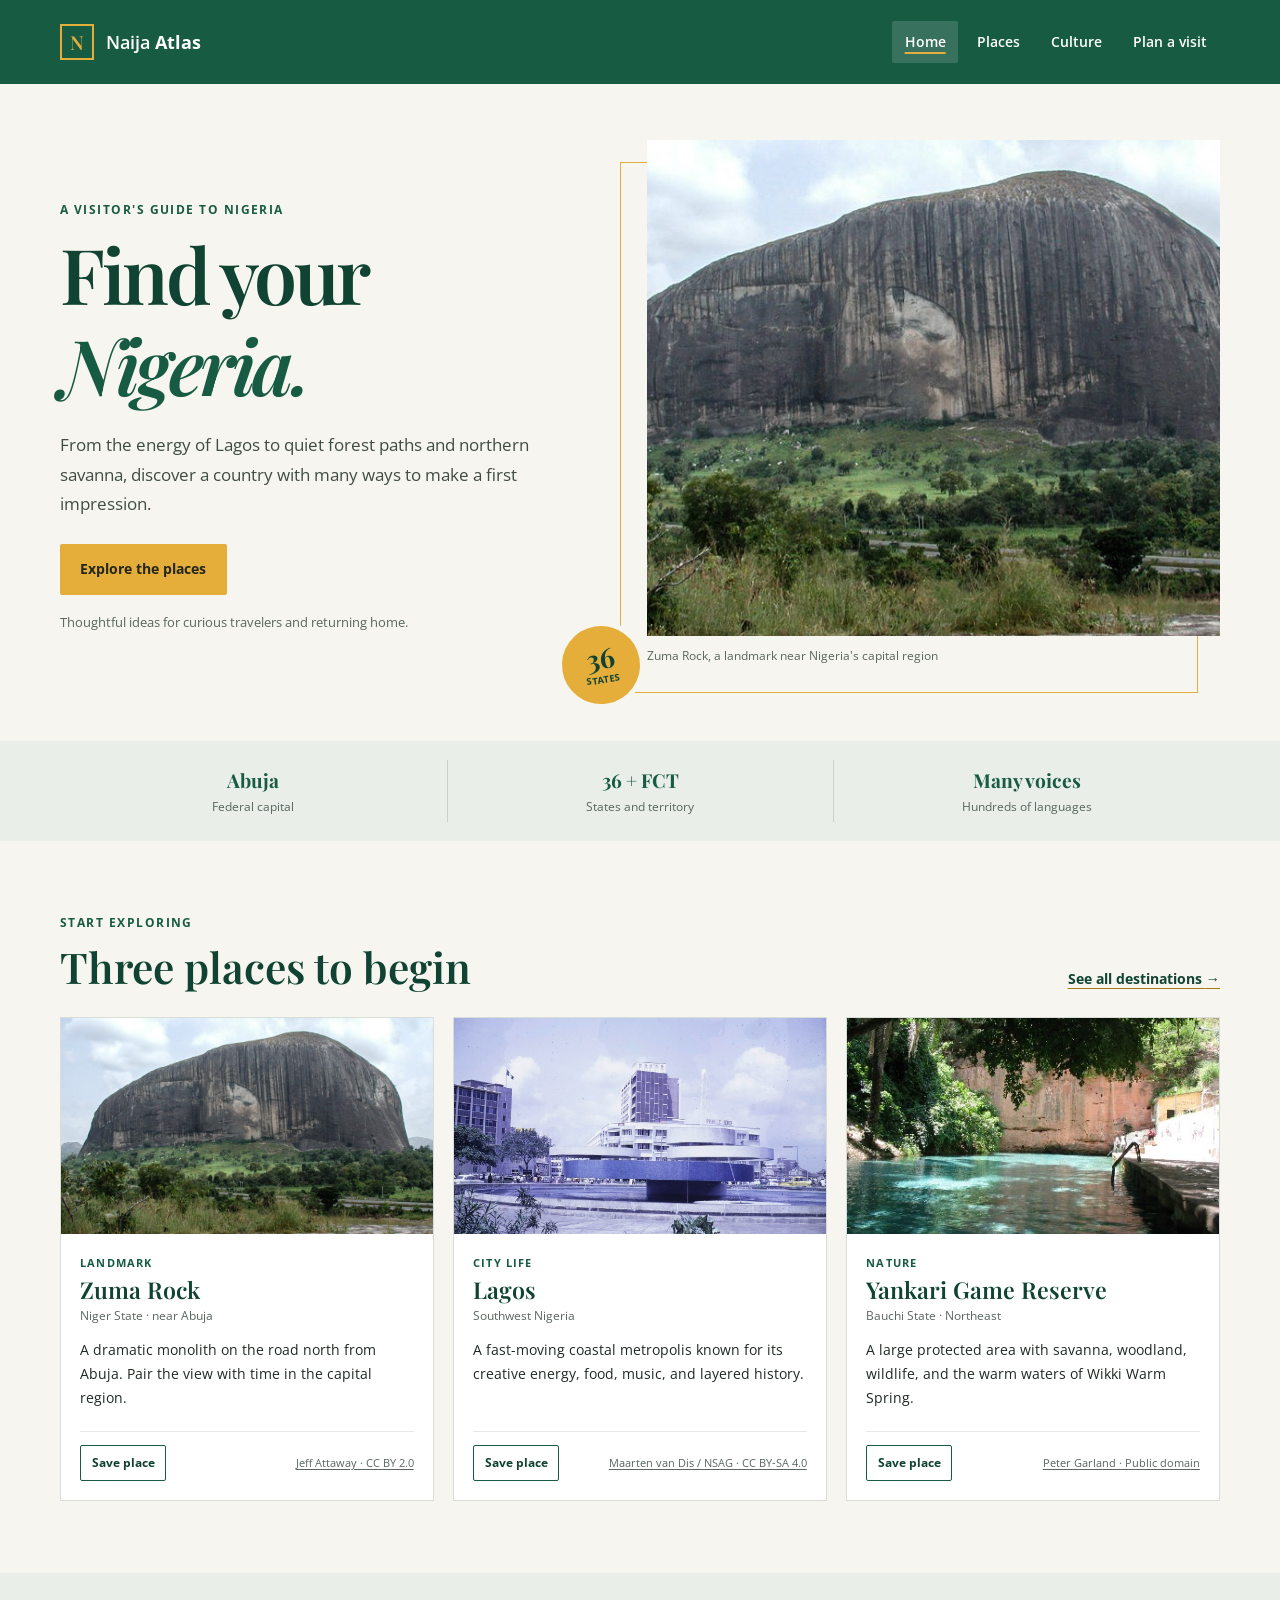
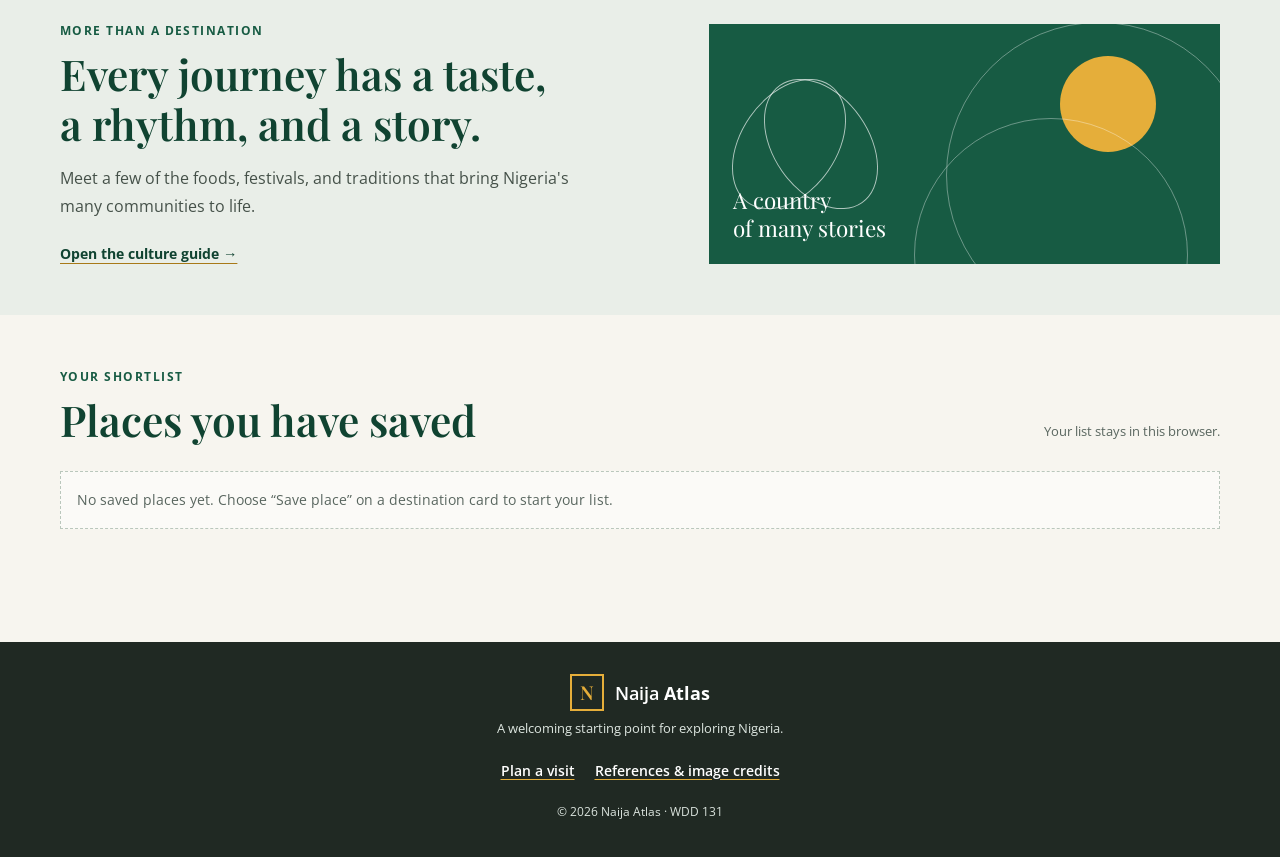
<file: project/index.html>
<!DOCTYPE html>
<html lang="en">

<head>
    <meta charset="UTF-8">
    <meta name="viewport" content="width=device-width, initial-scale=1.0">
    <meta name="description"
        content="Explore Nigeria through welcoming destination guides, cultural stories, and practical trip-planning notes from Naija Atlas.">
    <meta name="author" content="Crux Okolo">
    <meta name="theme-color" content="#175b43">
    <title>Naija Atlas | Find your Nigeria</title>
    <link rel="preconnect" href="https://fonts.googleapis.com">
    <link rel="preconnect" href="https://fonts.gstatic.com" crossorigin>
    <link
        href="https://fonts.googleapis.com/css2?family=Open+Sans:wght@400;600;700&family=Playfair+Display:wght@600;700&display=swap"
        rel="stylesheet">
    <link rel="stylesheet" href="project.css">
    <script src="project.js" defer></script>
</head>

<body>
    <a class="skip-link" href="#main-content">Skip to main content</a>
    <header class="site-header">
        <a class="brand" href="index.html" aria-label="Naija Atlas home">
            <span class="brand-mark" aria-hidden="true">N</span>
            <span>Naija <strong>Atlas</strong></span>
        </a>
        <nav class="site-nav" aria-label="Main navigation">
            <a href="index.html" aria-current="page">Home</a>
            <a href="places.html">Places</a>
            <a href="culture.html">Culture</a>
            <a href="visit.html">Plan a visit</a>
        </nav>
    </header>

    <main id="main-content">
        <section class="hero">
            <div class="hero-copy">
                <p class="eyebrow">A visitor's guide to Nigeria</p>
                <h1>Find your <em>Nigeria.</em></h1>
                <p class="hero-lede">From the energy of Lagos to quiet forest paths and northern savanna, discover a
                    country with many ways to make a first impression.</p>
                <a class="button button-gold" href="places.html">Explore the places</a>
                <p class="hero-note">Thoughtful ideas for curious travelers and returning home.</p>
            </div>
            <figure class="hero-image">
                <img src="images/zuma-rock.jpg" alt="Zuma Rock rising above the surrounding landscape in Nigeria"
                    width="1024" height="539" fetchpriority="high">
                <figcaption>Zuma Rock, a landmark near Nigeria's capital region</figcaption>
            </figure>
            <span class="hero-stamp" aria-hidden="true">36<br><small>states</small></span>
        </section>

        <section class="facts-bar" aria-label="Nigeria at a glance">
            <div><strong>Abuja</strong><span>Federal capital</span></div>
            <div><strong>36 + FCT</strong><span>States and territory</span></div>
            <div><strong>Many voices</strong><span>Hundreds of languages</span></div>
        </section>

        <section class="section-wrap">
            <div class="section-heading">
                <div>
                    <p class="eyebrow">Start exploring</p>
                    <h2>Three places to begin</h2>
                </div>
                <a class="text-link" href="places.html">See all destinations <span aria-hidden="true">→</span></a>
            </div>
            <div class="destination-grid" id="home-destinations" aria-live="polite"></div>
        </section>

        <section class="culture-callout">
            <div class="culture-callout-copy">
                <p class="eyebrow">More than a destination</p>
                <h2>Every journey has a taste, a rhythm, and a story.</h2>
                <p>Meet a few of the foods, festivals, and traditions that bring Nigeria's many communities to life.</p>
                <a class="text-link" href="culture.html">Open the culture guide <span aria-hidden="true">→</span></a>
            </div>
            <div class="culture-art" aria-hidden="true">
                <span class="art-sun"></span>
                <span class="art-ring art-ring-one"></span>
                <span class="art-ring art-ring-two"></span>
                <span class="art-caption">A country<br>of many stories</span>
            </div>
        </section>

        <section class="saved-section section-wrap" aria-labelledby="saved-title">
            <div class="section-heading">
                <div>
                    <p class="eyebrow">Your shortlist</p>
                    <h2 id="saved-title">Places you have saved</h2>
                </div>
                <p class="section-aside">Your list stays in this browser.</p>
            </div>
            <div id="saved-places" class="saved-list" aria-live="polite">
                <p class="empty-state">Loading your list…</p>
            </div>
            <p class="form-status" id="storage-status" role="status" aria-live="polite"></p>
        </section>
    </main>

    <footer class="site-footer">
        <a class="brand footer-brand" href="index.html">
            <span class="brand-mark" aria-hidden="true">N</span>
            <span>Naija <strong>Atlas</strong></span>
        </a>
        <p>A welcoming starting point for exploring Nigeria.</p>
        <div class="footer-links">
            <a href="visit.html">Plan a visit</a>
            <a href="references.html">References &amp; image credits</a>
        </div>
        <p class="copyright">© <span data-current-year></span> Naija Atlas · WDD 131</p>
    </footer>
</body>

</html>
</file>
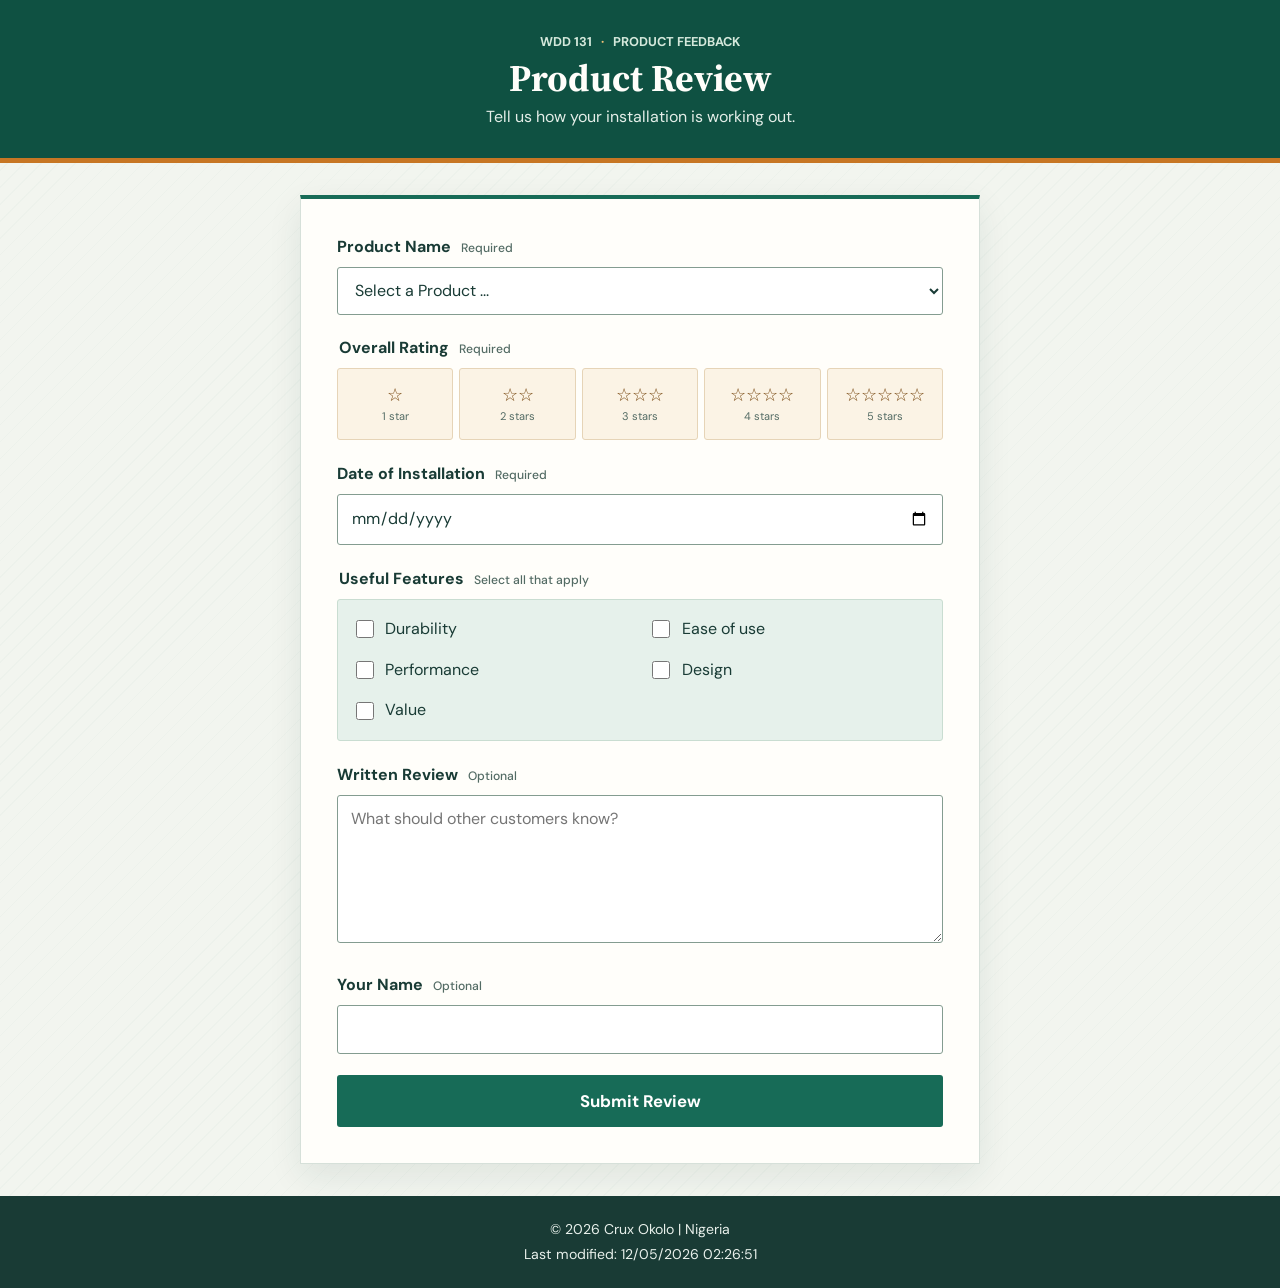
<file: form.html>
<!DOCTYPE html>
<html lang="en">

<head>
    <meta charset="UTF-8" />
    <meta name="viewport" content="width=device-width, initial-scale=1.0" />
    <meta name="description" content="Share your experience with a product you have installed." />
    <meta name="author" content="Crux Okolo" />
    <title>Product Review | WDD 131</title>
    <link rel="preconnect" href="https://fonts.googleapis.com" />
    <link rel="preconnect" href="https://fonts.gstatic.com" crossorigin />
    <link
        href="https://fonts.googleapis.com/css2?family=DM+Sans:wght@400;500;600;700&family=Source+Serif+4:wght@600;700&display=swap"
        rel="stylesheet" />
    <link rel="stylesheet" href="styles/form.css" />
    <script src="scripts/form.js" defer></script>
</head>

<body>
    <header class="site-header">
        <p class="course-label">WDD 131 <span>·</span> Product feedback</p>
        <h1>Product Review</h1>
        <p class="header-note">Tell us how your installation is working out.</p>
    </header>

    <main>
        <form class="review-form" method="get" action="review.html">
            <input type="hidden" name="submitted" value="1" />

            <div class="form-field">
                <label for="product">Product Name <span class="required-note">Required</span></label>
                <select id="product" name="product" required>
                    <option value="" disabled selected>Select a Product ...</option>
                </select>
            </div>

            <fieldset class="rating-field">
                <legend>Overall Rating <span class="required-note">Required</span></legend>
                <div class="rating-options">
                    <div class="rating-option"><input id="rating-1" type="radio" name="rating" value="1"
                            required /><label for="rating-1"><span aria-hidden="true">☆</span><span
                                class="rating-caption">1 star</span></label></div>
                    <div class="rating-option"><input id="rating-2" type="radio" name="rating" value="2"
                            required /><label for="rating-2"><span aria-hidden="true">☆☆</span><span
                                class="rating-caption">2 stars</span></label></div>
                    <div class="rating-option"><input id="rating-3" type="radio" name="rating" value="3"
                            required /><label for="rating-3"><span aria-hidden="true">☆☆☆</span><span
                                class="rating-caption">3 stars</span></label></div>
                    <div class="rating-option"><input id="rating-4" type="radio" name="rating" value="4"
                            required /><label for="rating-4"><span aria-hidden="true">☆☆☆☆</span><span
                                class="rating-caption">4 stars</span></label></div>
                    <div class="rating-option"><input id="rating-5" type="radio" name="rating" value="5"
                            required /><label for="rating-5"><span aria-hidden="true">☆☆☆☆☆</span><span
                                class="rating-caption">5 stars</span></label></div>
                </div>
            </fieldset>

            <div class="form-field">
                <label for="installation-date">Date of Installation <span class="required-note">Required</span></label>
                <input id="installation-date" type="date" name="installationDate" required />
            </div>

            <fieldset class="features-field">
                <legend>Useful Features <span class="optional-note">Select all that apply</span></legend>
                <div class="checkbox-options">
                    <label class="check-option" for="feature-durability"><input id="feature-durability" type="checkbox"
                            name="features" value="Durability" /> Durability</label>
                    <label class="check-option" for="feature-ease"><input id="feature-ease" type="checkbox"
                            name="features" value="Ease of use" /> Ease of use</label>
                    <label class="check-option" for="feature-performance"><input id="feature-performance"
                            type="checkbox" name="features" value="Performance" /> Performance</label>
                    <label class="check-option" for="feature-design"><input id="feature-design" type="checkbox"
                            name="features" value="Design" /> Design</label>
                    <label class="check-option" for="feature-value"><input id="feature-value" type="checkbox"
                            name="features" value="Value" /> Value</label>
                </div>
            </fieldset>

            <div class="form-field">
                <label for="written-review">Written Review <span class="optional-note">Optional</span></label>
                <textarea id="written-review" name="review" rows="5"
                    placeholder="What should other customers know?"></textarea>
            </div>

            <div class="form-field">
                <label for="user-name">Your Name <span class="optional-note">Optional</span></label>
                <input id="user-name" type="text" name="userName" autocomplete="name" />
            </div>

            <input class="submit-button" type="submit" value="Submit Review" />
        </form>
    </main>

    <footer>
        <p>© <span id="currentyear"></span> Crux Okolo | Nigeria</p>
        <p id="lastModified"></p>
    </footer>
</body>

</html>
</file>
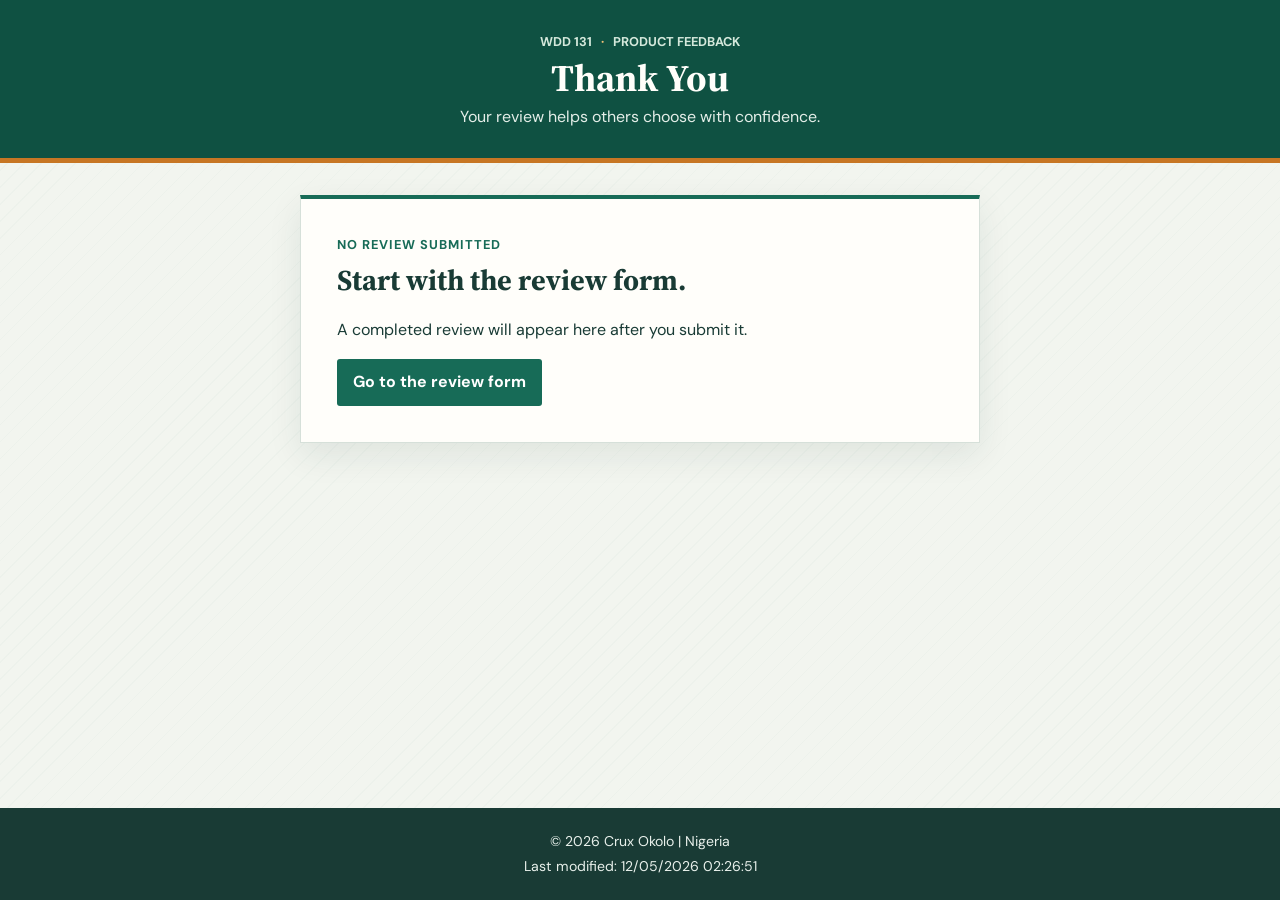
<file: review.html>
<!DOCTYPE html>
<html lang="en">

<head>
    <meta charset="UTF-8" />
    <meta name="viewport" content="width=device-width, initial-scale=1.0" />
    <meta name="description" content="Product review submission confirmation." />
    <meta name="author" content="Crux Okolo" />
    <title>Review Submitted | WDD 131</title>
    <link rel="preconnect" href="https://fonts.googleapis.com" />
    <link rel="preconnect" href="https://fonts.gstatic.com" crossorigin />
    <link
        href="https://fonts.googleapis.com/css2?family=DM+Sans:wght@400;500;600;700&family=Source+Serif+4:wght@600;700&display=swap"
        rel="stylesheet" />
    <link rel="stylesheet" href="styles/form.css" />
    <script src="scripts/review.js" defer></script>
</head>

<body>
    <header class="site-header">
        <p class="course-label">WDD 131 <span>·</span> Product feedback</p>
        <h1>Thank You</h1>
        <p class="header-note">Your review helps others choose with confidence.</p>
    </header>

    <main>
        <section class="confirmation" aria-live="polite">
            <div id="confirmation-content">
                <p class="confirmation-kicker">Review received</p>
                <h2>Your feedback is in.</h2>
                <p class="review-count">Reviews completed: <strong id="review-count">0</strong></p>
                <dl class="review-details">
                    <div>
                        <dt>Product</dt>
                        <dd id="review-product"></dd>
                    </div>
                    <div>
                        <dt>Rating</dt>
                        <dd id="review-rating"></dd>
                    </div>
                    <div>
                        <dt>Installed</dt>
                        <dd id="review-date"></dd>
                    </div>
                    <div>
                        <dt>Useful features</dt>
                        <dd id="review-features"></dd>
                    </div>
                    <div>
                        <dt>Your review</dt>
                        <dd id="review-text"></dd>
                    </div>
                    <div>
                        <dt>Name</dt>
                        <dd id="review-name"></dd>
                    </div>
                </dl>
                <a class="back-link" href="form.html">Write another review</a>
            </div>
            <div id="no-submission" hidden>
                <p class="confirmation-kicker">No review submitted</p>
                <h2>Start with the review form.</h2>
                <p>A completed review will appear here after you submit it.</p>
                <a class="back-link" href="form.html">Go to the review form</a>
            </div>
        </section>
    </main>

    <footer>
        <p>© <span id="currentyear"></span> Crux Okolo | Nigeria</p>
        <p id="lastModified"></p>
    </footer>
</body>

</html>
</file>
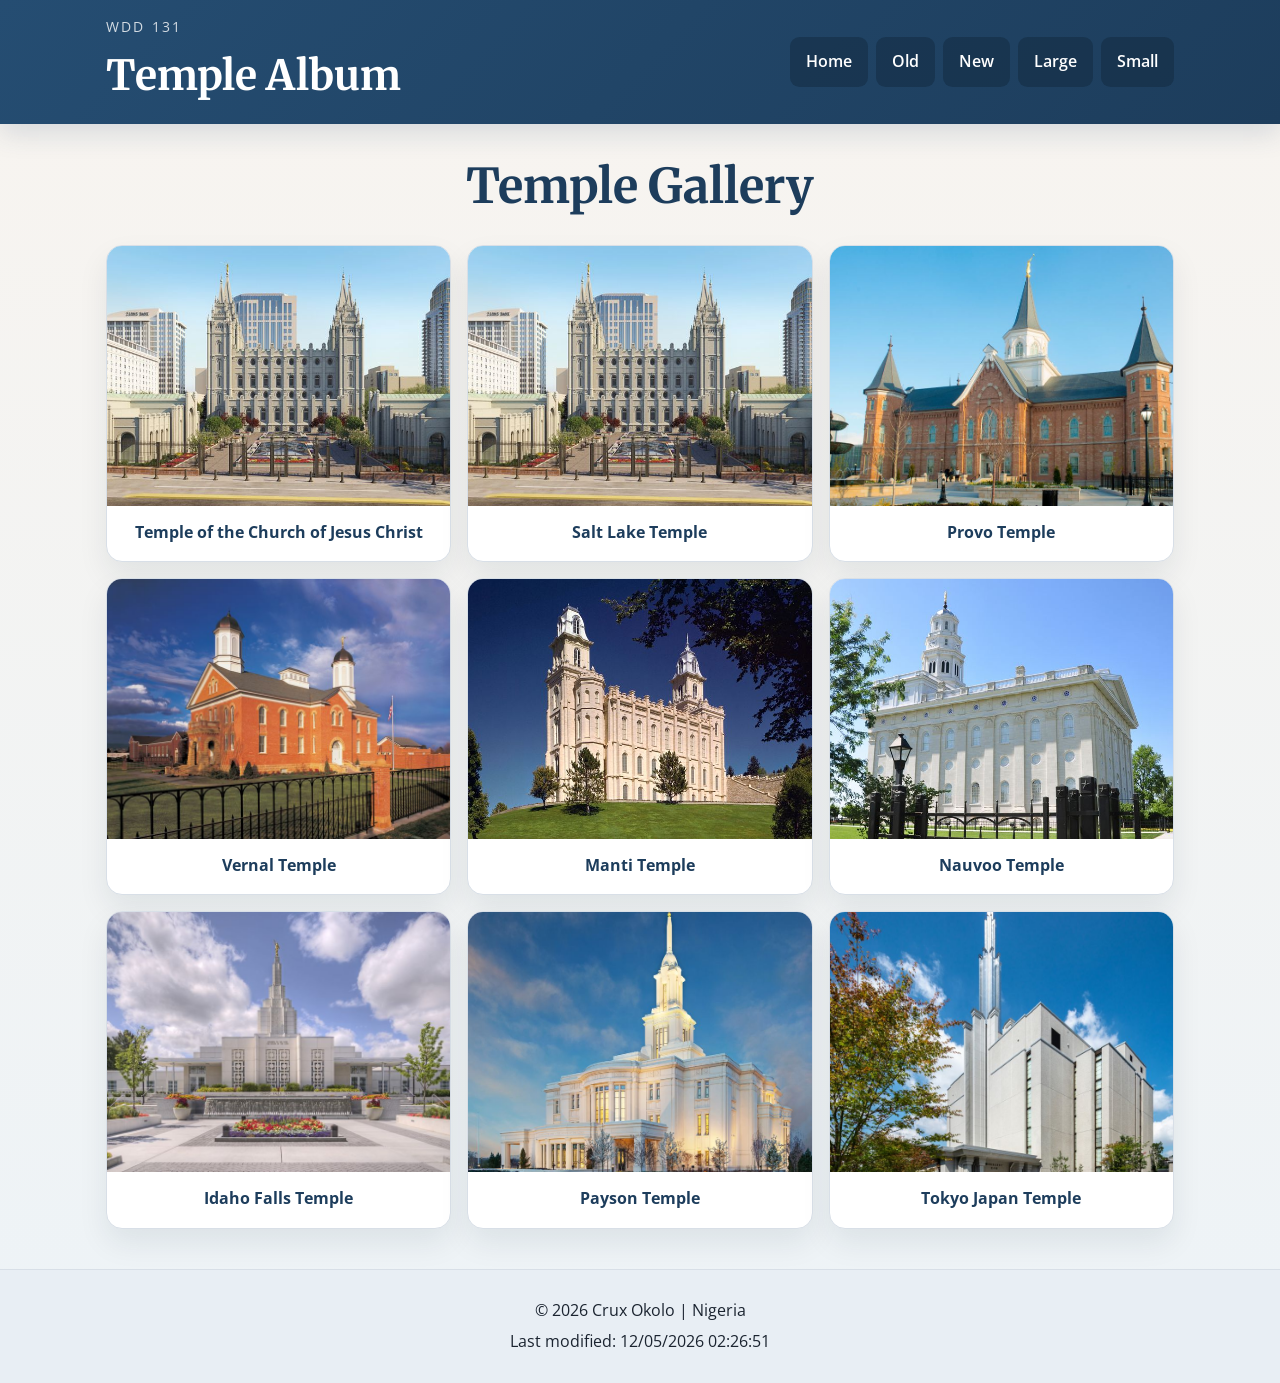
<file: temples.html>
<!DOCTYPE html>
<html lang="en">

<head>
    <meta charset="UTF-8" />
    <meta name="viewport" content="width=device-width, initial-scale=1.0" />
    <title>Temple Album</title>
    <meta name="description"
        content="Temple Album showcasing a responsive gallery of temples with a mobile-first design." />
    <meta name="author" content="Crux Okolo" />
    <link rel="preconnect" href="https://fonts.googleapis.com" />
    <link rel="preconnect" href="https://fonts.gstatic.com" crossorigin />
    <link
        href="https://fonts.googleapis.com/css2?family=Merriweather:wght@400;700&family=Open+Sans:wght@400;600;700&display=swap"
        rel="stylesheet" />
    <link rel="stylesheet" href="styles/temples.css" />
    <link rel="stylesheet" href="styles/temples-large.css" />
    <script src="scripts/temples.js" defer></script>
</head>

<body>
    <header class="site-header">
        <div class="header-inner">
            <div class="brand-block">
                <p class="eyebrow">WDD 131</p>
                <h2>Temple Album</h2>
            </div>

            <nav class="site-nav" aria-label="Main navigation">
                <button class="nav-toggle" type="button" aria-expanded="false" aria-controls="primary-nav"
                    aria-label="Toggle navigation menu">
                    ☰
                </button>

                <div id="primary-nav" class="nav-links">
                    <a href="#">Home</a>
                    <a href="#">Old</a>
                    <a href="#">New</a>
                    <a href="#">Large</a>
                    <a href="#">Small</a>
                </div>
            </nav>
        </div>
    </header>

    <main>
        <h1>Temple Gallery</h1>

        <div class="gallery">
            <figure>
                <img src="images/saltlaketemple.jpeg" alt="Temple of the Church of Jesus Christ of Latter-day Saints" />
                <figcaption>Temple of the Church of Jesus Christ</figcaption>
            </figure>

            <figure>
                <img src="images/saltlaketemple.jpeg" alt="Salt Lake Temple" />
                <figcaption>Salt Lake Temple</figcaption>
            </figure>

            <figure>
                <img src="images/provotemple.jpeg" alt="Provo Temple" />
                <figcaption>Provo Temple</figcaption>
            </figure>

            <figure>
                <img src="images/vernaltemple.jpeg" alt="Vernal Temple" />
                <figcaption>Vernal Temple</figcaption>
            </figure>

            <figure>
                <img src="images/mantitemple.jpeg" alt="Manti Temple" />
                <figcaption>Manti Temple</figcaption>
            </figure>

            <figure>
                <img src="images/nauvootemple.jpeg" alt="Nauvoo Temple" />
                <figcaption>Nauvoo Temple</figcaption>
            </figure>

            <figure>
                <img src="images/idahofallstemple.jpeg" alt="Idaho Falls Temple" />
                <figcaption>Idaho Falls Temple</figcaption>
            </figure>

            <figure>
                <img src="images/paysontemple.jpeg" alt="Payson Temple" />
                <figcaption>Payson Temple</figcaption>
            </figure>

            <figure>
                <img src="images/tokyojapantemple.jpeg" alt="Tokyo Japan Temple" />
                <figcaption>Tokyo Japan Temple</figcaption>
            </figure>
        </div>
    </main>

    <footer>
        <p>© <span id="currentyear"></span> Crux Okolo | Nigeria</p>
        <p id="lastModified"></p>
    </footer>
</body>

</html>
</file>
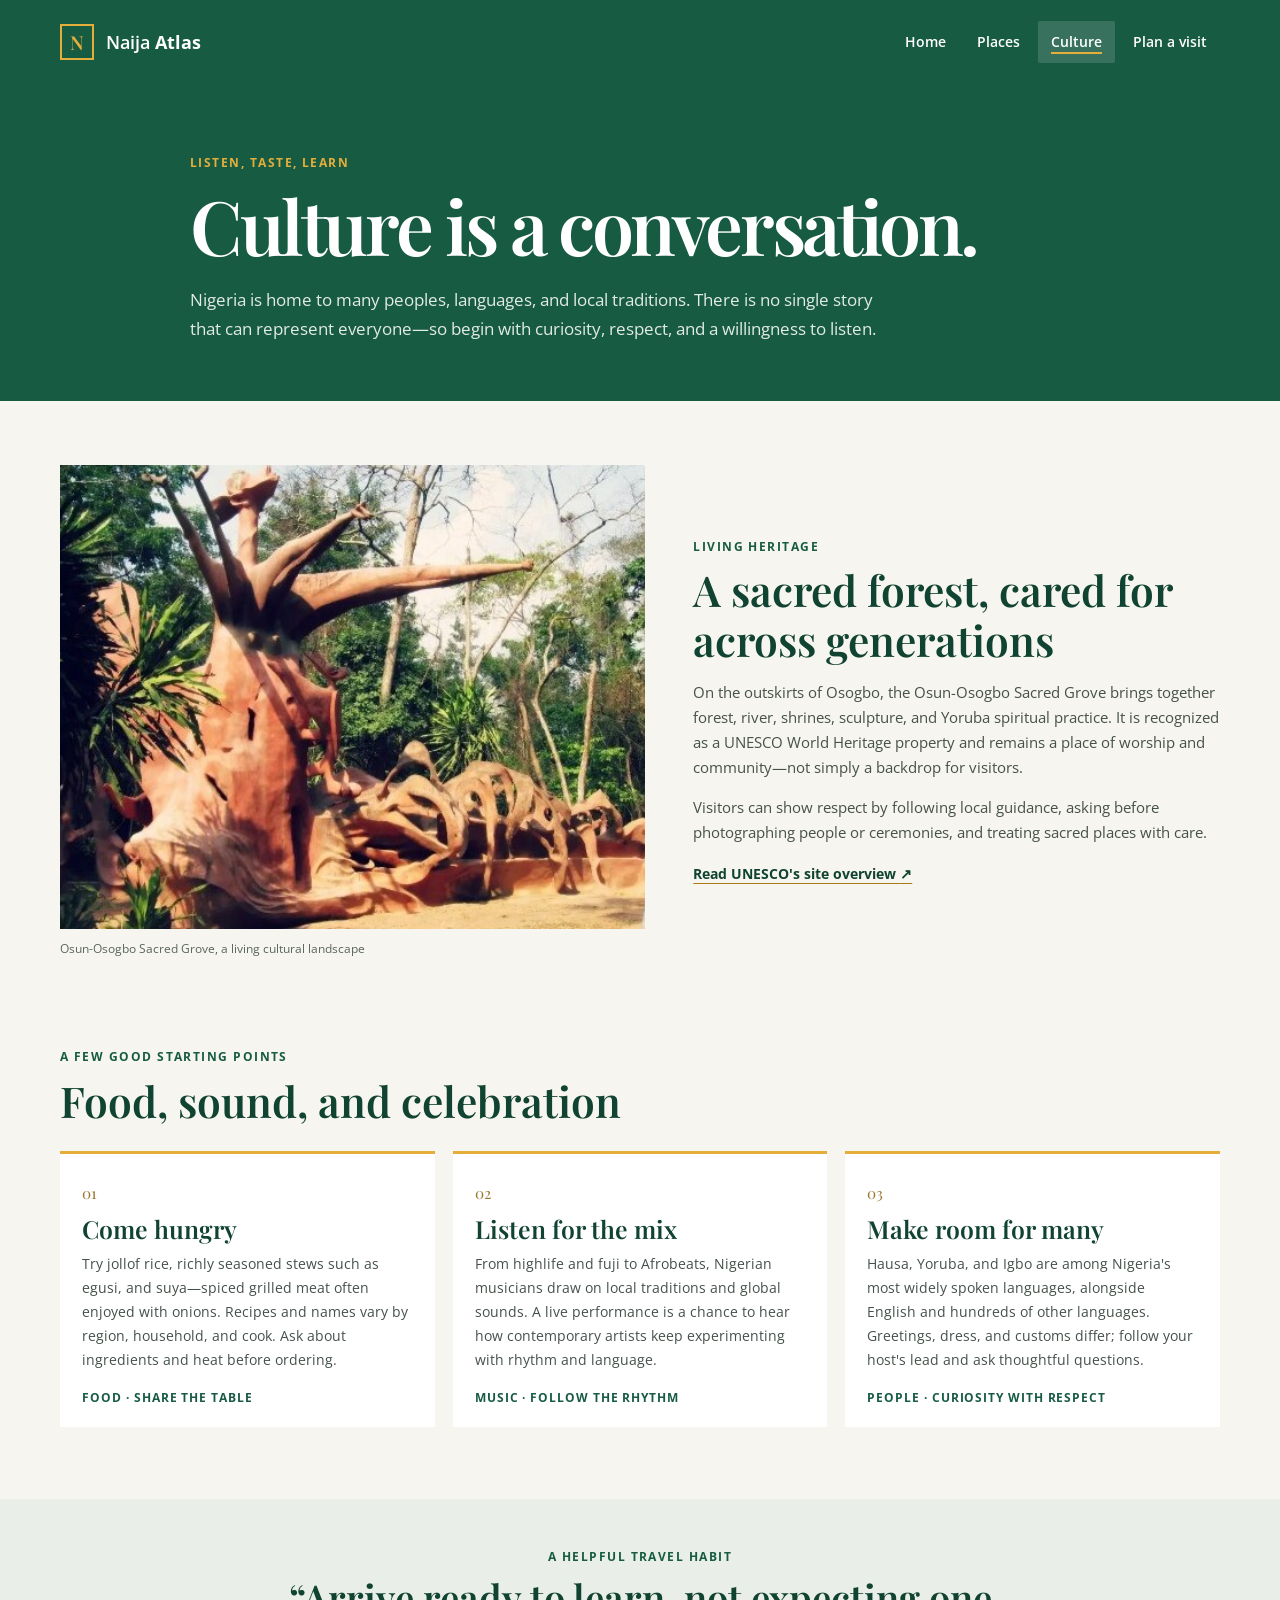
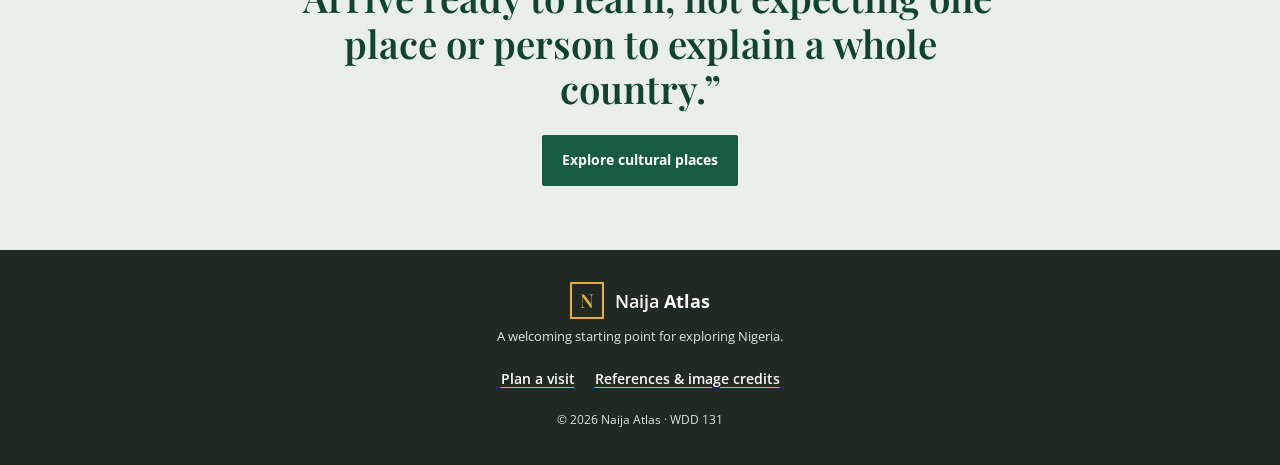
<file: project/culture.html>
<!DOCTYPE html>
<html lang="en">

<head>
    <meta charset="UTF-8">
    <meta name="viewport" content="width=device-width, initial-scale=1.0">
    <meta name="description"
        content="A respectful introduction to Nigerian food, music, festivals, languages, and the communities that shape them.">
    <meta name="author" content="Crux Okolo">
    <meta name="theme-color" content="#175b43">
    <title>Culture &amp; everyday life | Naija Atlas</title>
    <link rel="preconnect" href="https://fonts.googleapis.com">
    <link rel="preconnect" href="https://fonts.gstatic.com" crossorigin>
    <link
        href="https://fonts.googleapis.com/css2?family=Open+Sans:wght@400;600;700&family=Playfair+Display:wght@600;700&display=swap"
        rel="stylesheet">
    <link rel="stylesheet" href="project.css">
    <script src="project.js" defer></script>
</head>

<body>
    <a class="skip-link" href="#main-content">Skip to main content</a>
    <header class="site-header">
        <a class="brand" href="index.html" aria-label="Naija Atlas home">
            <span class="brand-mark" aria-hidden="true">N</span>
            <span>Naija <strong>Atlas</strong></span>
        </a>
        <nav class="site-nav" aria-label="Main navigation">
            <a href="index.html">Home</a>
            <a href="places.html">Places</a>
            <a href="culture.html" aria-current="page">Culture</a>
            <a href="visit.html">Plan a visit</a>
        </nav>
    </header>

    <main id="main-content">
        <section class="page-intro culture-intro">
            <p class="eyebrow">Listen, taste, learn</p>
            <h1>Culture is a conversation.</h1>
            <p>Nigeria is home to many peoples, languages, and local traditions. There is no single story that can
                represent everyone—so begin with curiosity, respect, and a willingness to listen.</p>
        </section>

        <section class="culture-feature">
            <figure class="culture-photo">
                <img src="images/osun-grove.jpg"
                    alt="Green forest and cultural landscape at the Osun-Osogbo Sacred Grove" width="539"
                    height="404" loading="lazy" decoding="async">
                <figcaption>Osun-Osogbo Sacred Grove, a living cultural landscape</figcaption>
            </figure>
            <div class="culture-feature-copy">
                <p class="eyebrow">Living heritage</p>
                <h2>A sacred forest, cared for across generations</h2>
                <p>On the outskirts of Osogbo, the Osun-Osogbo Sacred Grove brings together forest, river, shrines,
                    sculpture, and Yoruba spiritual practice. It is recognized as a UNESCO World Heritage property and
                    remains a place of worship and community—not simply a backdrop for visitors.</p>
                <p>Visitors can show respect by following local guidance, asking before photographing people or
                    ceremonies, and treating sacred places with care.</p>
                <a class="text-link" href="https://whc.unesco.org/en/list/1118/" target="_blank"
                    rel="noreferrer">Read UNESCO's site overview <span aria-hidden="true">↗</span></a>
            </div>
        </section>

        <section class="section-wrap culture-grid-section">
            <div class="section-heading">
                <div>
                    <p class="eyebrow">A few good starting points</p>
                    <h2>Food, sound, and celebration</h2>
                </div>
            </div>
            <div class="culture-grid">
                <article class="culture-card">
                    <span class="culture-number">01</span>
                    <h3>Come hungry</h3>
                    <p>Try jollof rice, richly seasoned stews such as egusi, and suya—spiced grilled meat often enjoyed
                        with onions. Recipes and names vary by region, household, and cook. Ask about ingredients and
                        heat before ordering.</p>
                    <p class="culture-tag">Food · Share the table</p>
                </article>
                <article class="culture-card">
                    <span class="culture-number">02</span>
                    <h3>Listen for the mix</h3>
                    <p>From highlife and fuji to Afrobeats, Nigerian musicians draw on local traditions and global
                        sounds. A live performance is a chance to hear how contemporary artists keep experimenting
                        with rhythm and language.</p>
                    <p class="culture-tag">Music · Follow the rhythm</p>
                </article>
                <article class="culture-card">
                    <span class="culture-number">03</span>
                    <h3>Make room for many</h3>
                    <p>Hausa, Yoruba, and Igbo are among Nigeria's most widely spoken languages, alongside English and
                        hundreds of other languages. Greetings, dress, and customs differ; follow your host's lead and
                        ask thoughtful questions.</p>
                    <p class="culture-tag">People · Curiosity with respect</p>
                </article>
            </div>
        </section>

        <section class="culture-quote">
            <p class="eyebrow">A helpful travel habit</p>
            <blockquote>“Arrive ready to learn, not expecting one place or person to explain a whole country.”</blockquote>
            <a class="button button-dark" href="places.html">Explore cultural places</a>
        </section>
    </main>

    <footer class="site-footer">
        <a class="brand footer-brand" href="index.html">
            <span class="brand-mark" aria-hidden="true">N</span>
            <span>Naija <strong>Atlas</strong></span>
        </a>
        <p>A welcoming starting point for exploring Nigeria.</p>
        <div class="footer-links">
            <a href="visit.html">Plan a visit</a>
            <a href="references.html">References &amp; image credits</a>
        </div>
        <p class="copyright">© <span data-current-year></span> Naija Atlas · WDD 131</p>
    </footer>
</body>

</html>
</file>
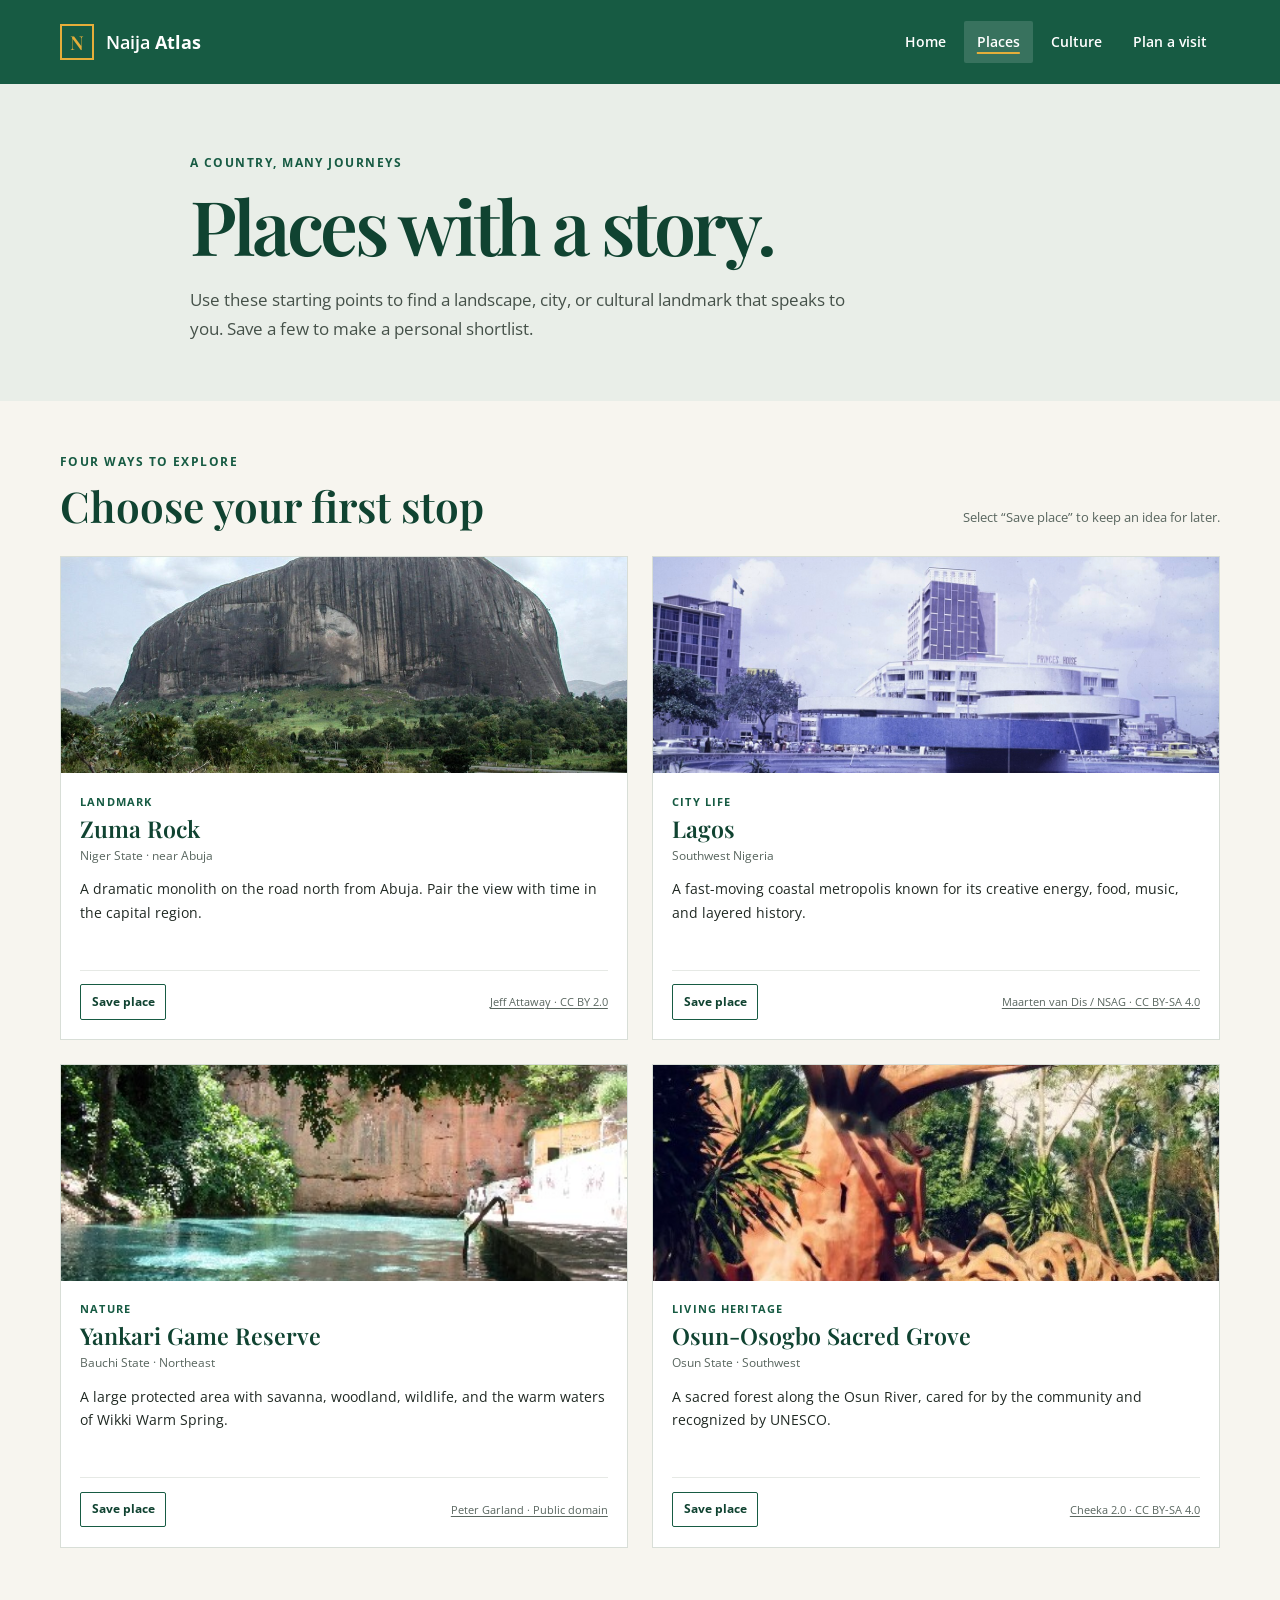
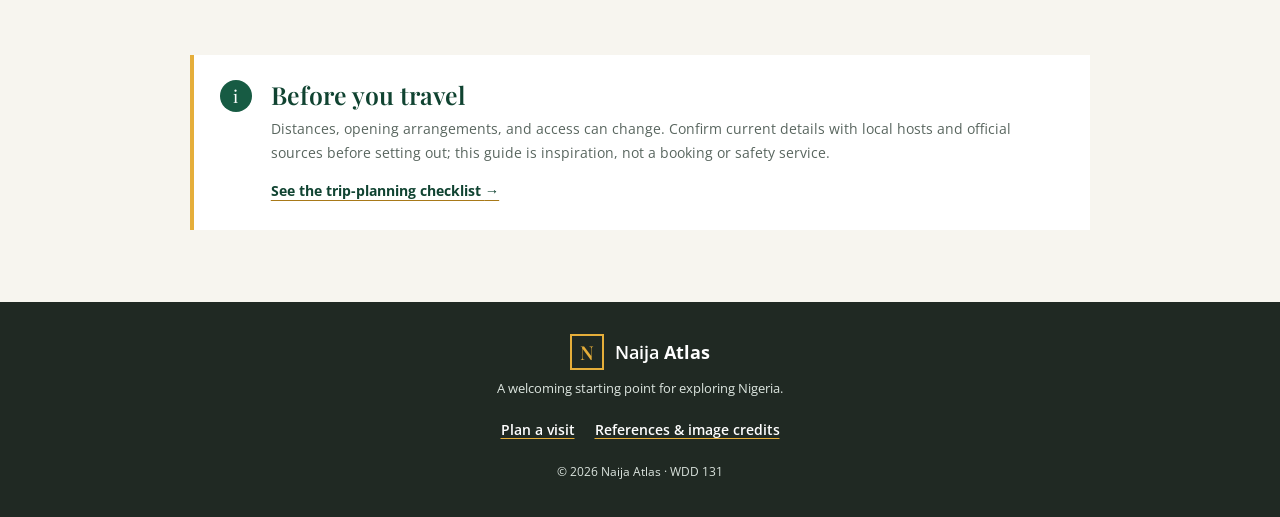
<file: project/places.html>
<!DOCTYPE html>
<html lang="en">

<head>
    <meta charset="UTF-8">
    <meta name="viewport" content="width=device-width, initial-scale=1.0">
    <meta name="description"
        content="Discover Nigerian destinations from Lagos and Zuma Rock to Yankari Game Reserve and the Osun-Osogbo Sacred Grove.">
    <meta name="author" content="Crux Okolo">
    <meta name="theme-color" content="#175b43">
    <title>Places to explore | Naija Atlas</title>
    <link rel="preconnect" href="https://fonts.googleapis.com">
    <link rel="preconnect" href="https://fonts.gstatic.com" crossorigin>
    <link
        href="https://fonts.googleapis.com/css2?family=Open+Sans:wght@400;600;700&family=Playfair+Display:wght@600;700&display=swap"
        rel="stylesheet">
    <link rel="stylesheet" href="project.css">
    <script src="project.js" defer></script>
</head>

<body>
    <a class="skip-link" href="#main-content">Skip to main content</a>
    <header class="site-header">
        <a class="brand" href="index.html" aria-label="Naija Atlas home">
            <span class="brand-mark" aria-hidden="true">N</span>
            <span>Naija <strong>Atlas</strong></span>
        </a>
        <nav class="site-nav" aria-label="Main navigation">
            <a href="index.html">Home</a>
            <a href="places.html" aria-current="page">Places</a>
            <a href="culture.html">Culture</a>
            <a href="visit.html">Plan a visit</a>
        </nav>
    </header>

    <main id="main-content">
        <section class="page-intro">
            <p class="eyebrow">A country, many journeys</p>
            <h1>Places with a story.</h1>
            <p>Use these starting points to find a landscape, city, or cultural landmark that speaks to you. Save a few
                to make a personal shortlist.</p>
        </section>

        <section class="section-wrap places-section" aria-labelledby="destinations-title">
            <div class="section-heading">
                <div>
                    <p class="eyebrow">Four ways to explore</p>
                    <h2 id="destinations-title">Choose your first stop</h2>
                </div>
                <p class="section-aside">Select “Save place” to keep an idea for later.</p>
            </div>
            <div class="destination-grid destination-grid-wide" id="all-destinations" aria-live="polite"></div>
            <p class="form-status" id="storage-status" role="status" aria-live="polite"></p>
        </section>

        <section class="travel-note">
            <span class="note-icon" aria-hidden="true">i</span>
            <div>
                <h2>Before you travel</h2>
                <p>Distances, opening arrangements, and access can change. Confirm current details with local hosts and
                    official sources before setting out; this guide is inspiration, not a booking or safety service.</p>
                <a href="visit.html" class="text-link">See the trip-planning checklist <span
                        aria-hidden="true">→</span></a>
            </div>
        </section>
    </main>

    <footer class="site-footer">
        <a class="brand footer-brand" href="index.html">
            <span class="brand-mark" aria-hidden="true">N</span>
            <span>Naija <strong>Atlas</strong></span>
        </a>
        <p>A welcoming starting point for exploring Nigeria.</p>
        <div class="footer-links">
            <a href="visit.html">Plan a visit</a>
            <a href="references.html">References &amp; image credits</a>
        </div>
        <p class="copyright">© <span data-current-year></span> Naija Atlas · WDD 131</p>
    </footer>
</body>

</html>
</file>
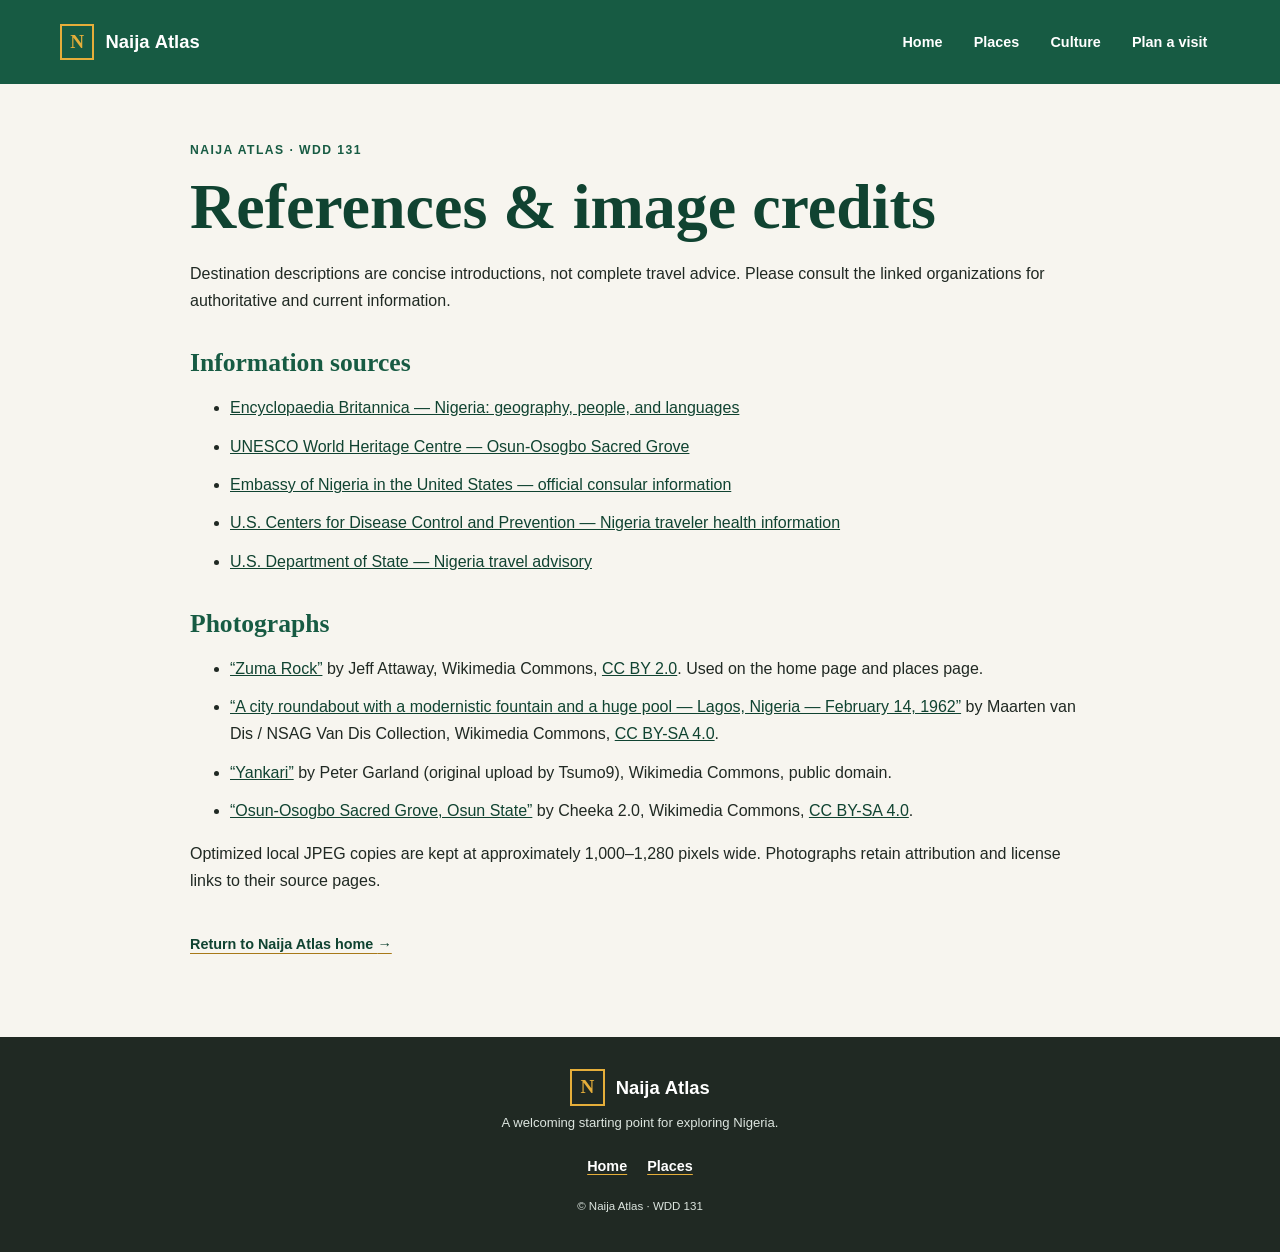
<file: project/references.html>
<!DOCTYPE html>
<html lang="en">

<head>
    <meta charset="UTF-8">
    <meta name="viewport" content="width=device-width, initial-scale=1.0">
    <meta name="description" content="Text and image references for the Naija Atlas student project.">
    <meta name="author" content="Crux Okolo">
    <meta name="theme-color" content="#175b43">
    <title>References | Naija Atlas</title>
    <link rel="stylesheet" href="project.css">
</head>

<body>
    <a class="skip-link" href="#main-content">Skip to main content</a>
    <header class="site-header">
        <a class="brand" href="index.html" aria-label="Naija Atlas home">
            <span class="brand-mark" aria-hidden="true">N</span>
            <span>Naija <strong>Atlas</strong></span>
        </a>
        <nav class="site-nav" aria-label="Main navigation">
            <a href="index.html">Home</a>
            <a href="places.html">Places</a>
            <a href="culture.html">Culture</a>
            <a href="visit.html">Plan a visit</a>
        </nav>
    </header>

    <main id="main-content" class="references-page">
        <p class="eyebrow">Naija Atlas · WDD 131</p>
        <h1>References &amp; image credits</h1>
        <p>Destination descriptions are concise introductions, not complete travel advice. Please consult the linked
            organizations for authoritative and current information.</p>

        <section>
            <h2>Information sources</h2>
            <ul>
                <li><a href="https://www.britannica.com/place/Nigeria" target="_blank" rel="noreferrer">Encyclopaedia
                        Britannica — Nigeria: geography, people, and languages</a></li>
                <li><a href="https://whc.unesco.org/en/list/1118/" target="_blank" rel="noreferrer">UNESCO World
                        Heritage Centre — Osun-Osogbo Sacred Grove</a></li>
                <li><a href="https://www.nigerianembassyusa.org/" target="_blank" rel="noreferrer">Embassy of Nigeria
                        in the United States — official consular information</a></li>
                <li><a href="https://wwwnc.cdc.gov/travel/destinations/traveler/none/nigeria" target="_blank"
                        rel="noreferrer">U.S. Centers for Disease Control and Prevention — Nigeria traveler health
                        information</a></li>
                <li><a href="https://travel.state.gov/content/travel/en/traveladvisories/traveladvisories/nigeria-travel-advisory.html"
                        target="_blank" rel="noreferrer">U.S. Department of State — Nigeria travel advisory</a></li>
            </ul>
        </section>

        <section>
            <h2>Photographs</h2>
            <ul>
                <li><a href="https://commons.wikimedia.org/wiki/File:Zuma_Rock.jpg" target="_blank"
                        rel="noreferrer">“Zuma Rock”</a> by Jeff Attaway, Wikimedia Commons,
                    <a href="https://creativecommons.org/licenses/by/2.0/" target="_blank" rel="noreferrer">CC BY
                        2.0</a>. Used on the home page and places page.</li>
                <li><a href="https://commons.wikimedia.org/wiki/File:ASC_Leiden_-_NSAG_-_van_Dis_5_-_024_-_A_city_roundabout_with_a_modernistic_fountain_and_a_huge_pool_-_Lagos,_Nigeria_-_February_14,_1962.tiff"
                        target="_blank" rel="noreferrer">“A city roundabout with a modernistic fountain and a huge pool
                        — Lagos, Nigeria — February 14, 1962”</a> by Maarten van Dis / NSAG Van Dis Collection,
                    Wikimedia Commons, <a href="https://creativecommons.org/licenses/by-sa/4.0/" target="_blank"
                        rel="noreferrer">CC BY-SA 4.0</a>.</li>
                <li><a href="https://commons.wikimedia.org/wiki/File:Yankari.jpg" target="_blank"
                        rel="noreferrer">“Yankari”</a> by Peter Garland (original upload by Tsumo9), Wikimedia Commons,
                    public domain.</li>
                <li><a href="https://commons.wikimedia.org/wiki/File:Osun-Osogbo_Sacred_Grove,_Osun_State.jpg"
                        target="_blank" rel="noreferrer">“Osun-Osogbo Sacred Grove, Osun State”</a> by Cheeka 2.0,
                    Wikimedia Commons, <a href="https://creativecommons.org/licenses/by-sa/4.0/" target="_blank"
                        rel="noreferrer">CC BY-SA 4.0</a>.</li>
            </ul>
            <p>Optimized local JPEG copies are kept at approximately 1,000–1,280 pixels wide. Photographs retain
                attribution and license links to their source pages.</p>
        </section>

        <p><a class="text-link" href="index.html">Return to Naija Atlas home <span
                    aria-hidden="true">→</span></a></p>
    </main>

    <footer class="site-footer">
        <a class="brand footer-brand" href="index.html">
            <span class="brand-mark" aria-hidden="true">N</span>
            <span>Naija <strong>Atlas</strong></span>
        </a>
        <p>A welcoming starting point for exploring Nigeria.</p>
        <div class="footer-links">
            <a href="index.html">Home</a>
            <a href="places.html">Places</a>
        </div>
        <p class="copyright">© Naija Atlas · WDD 131</p>
    </footer>
</body>

</html>
</file>
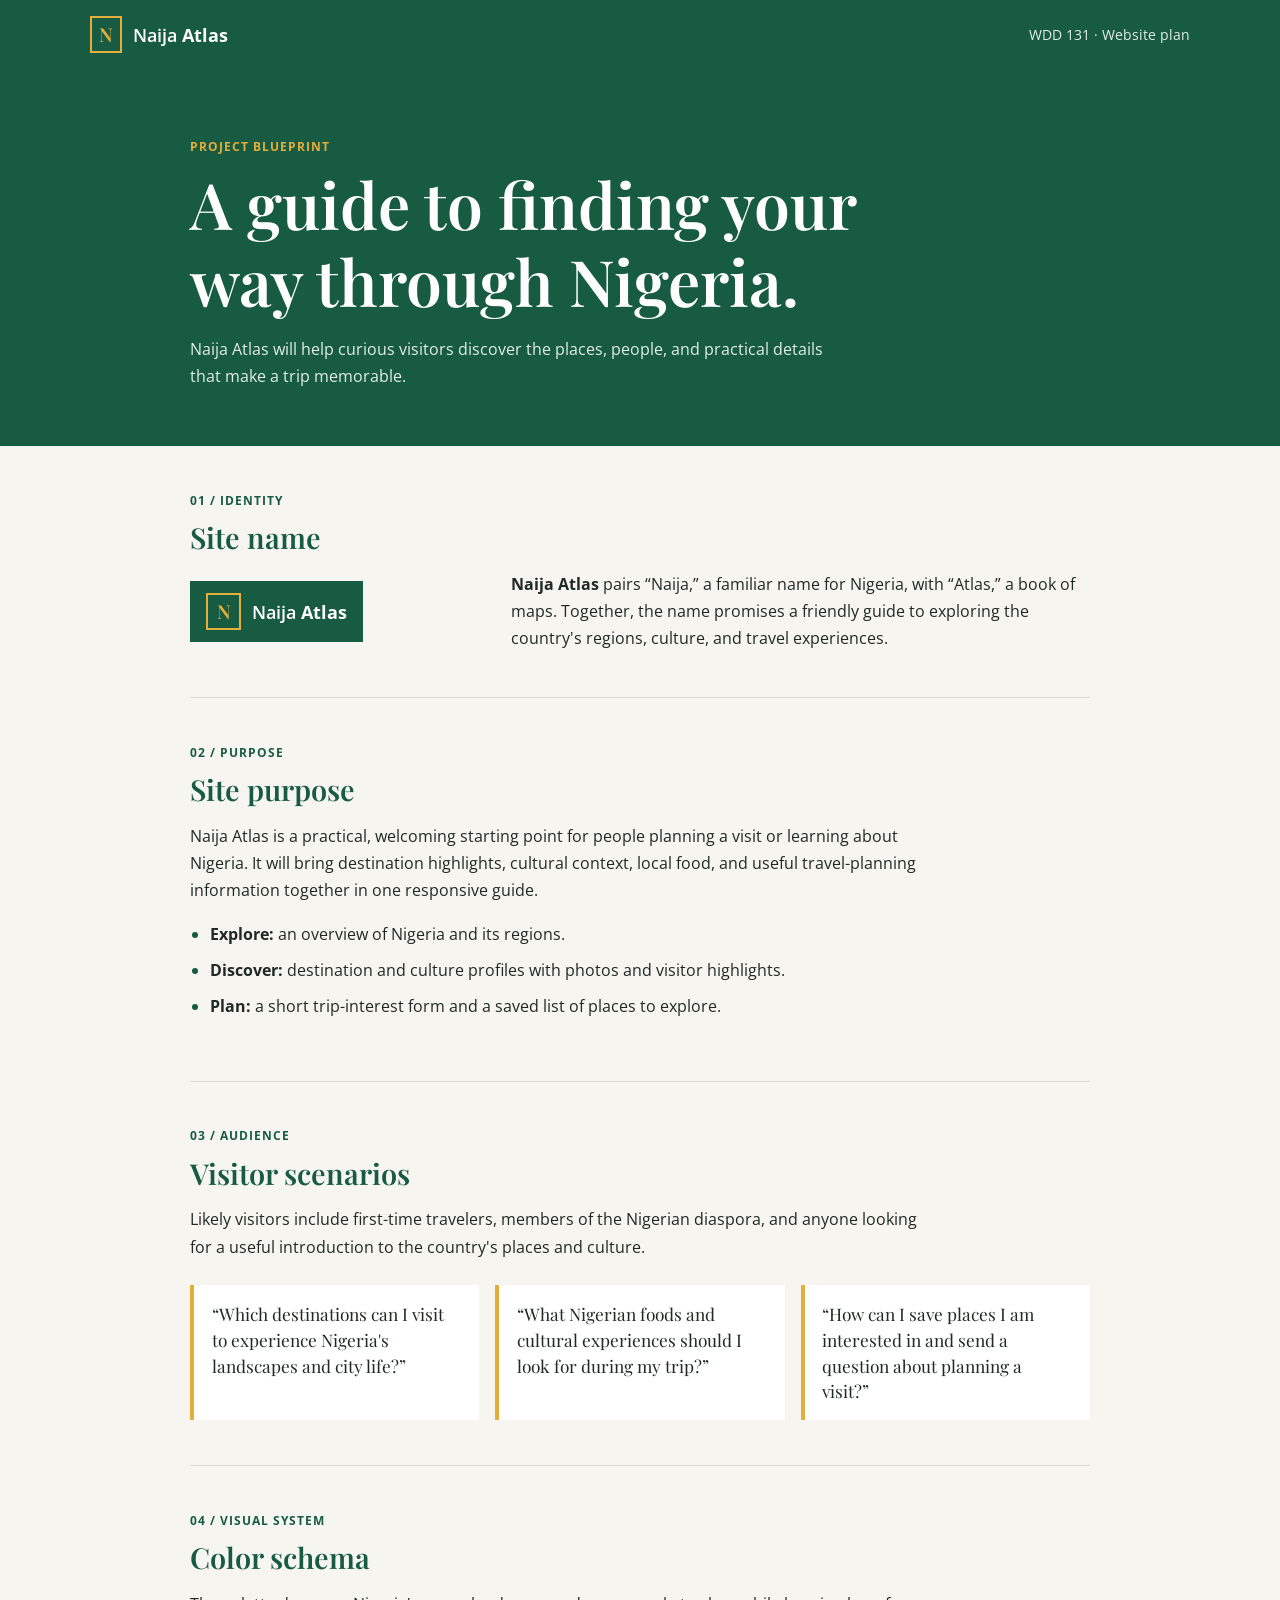
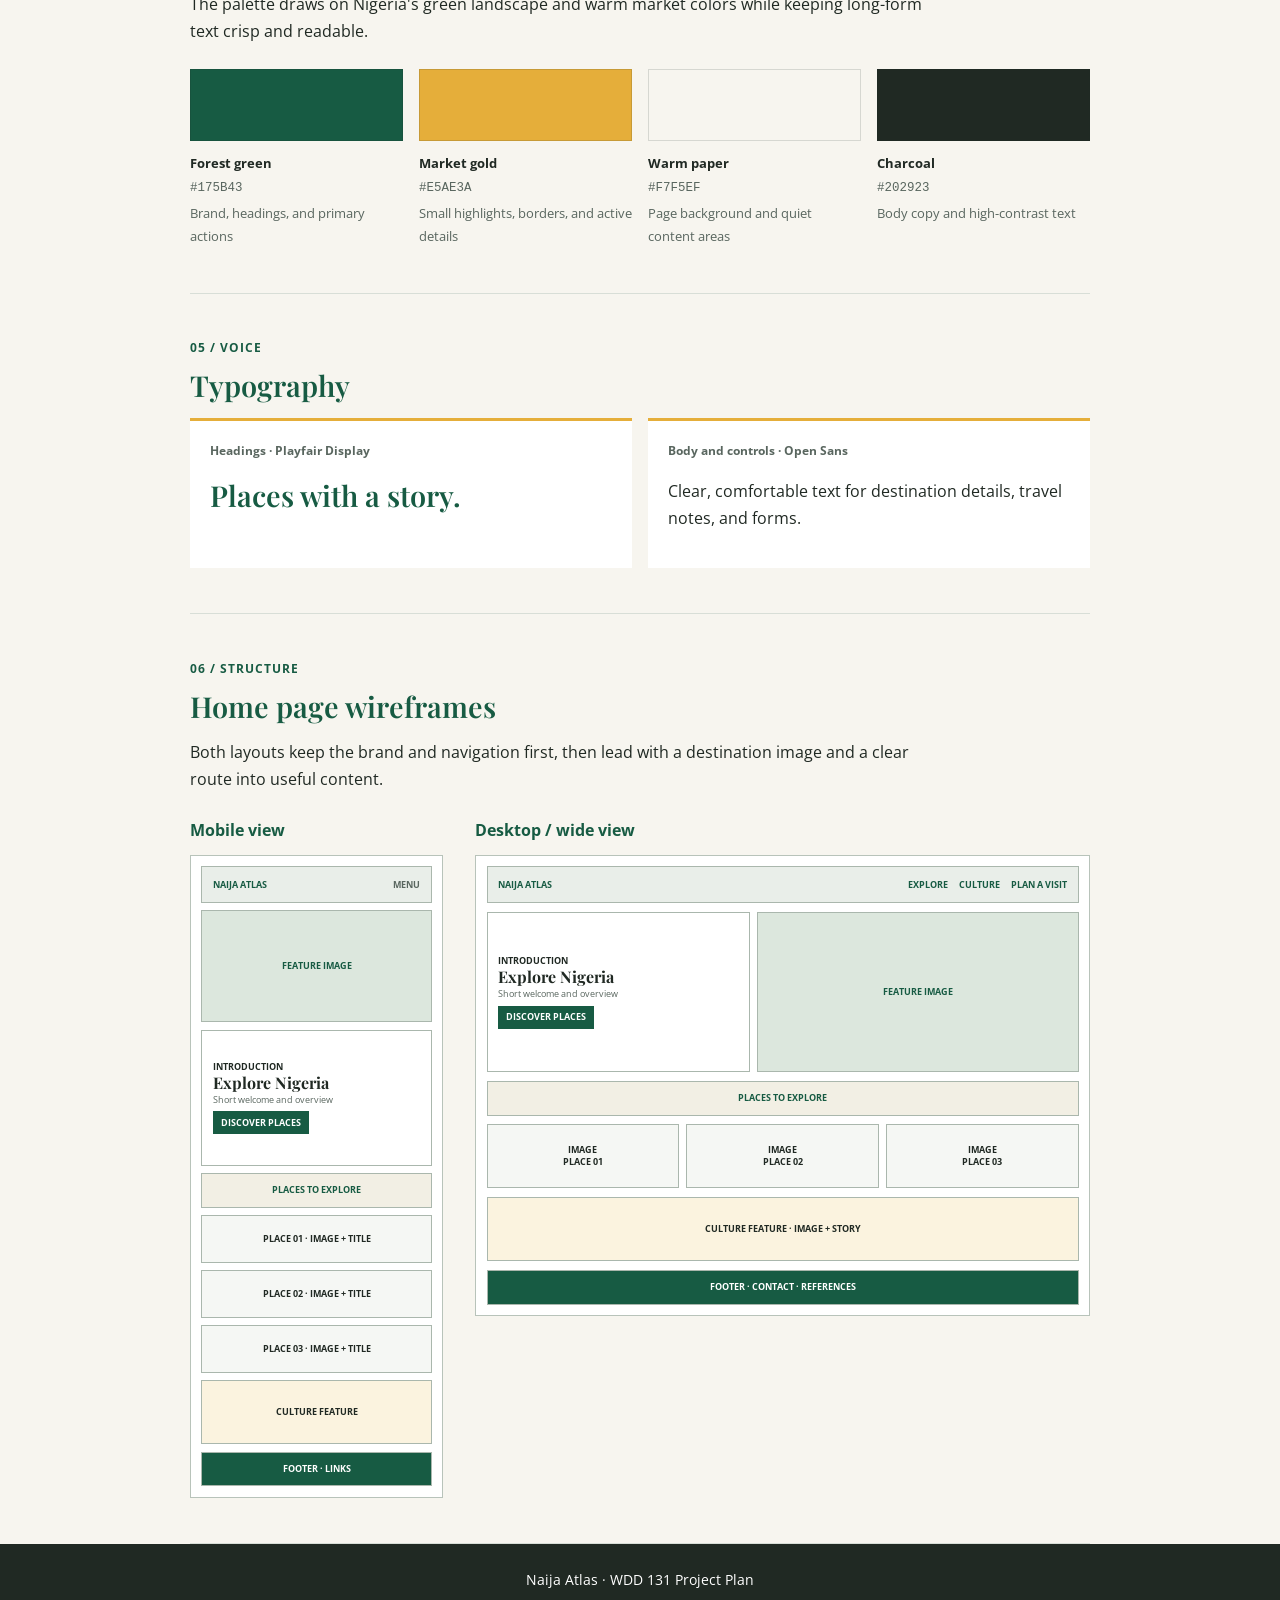
<file: project/siteplan.html>
<!DOCTYPE html>
<html lang="en">

<head>
    <meta charset="UTF-8" />
    <meta name="viewport" content="width=device-width, initial-scale=1.0" />
    <meta name="description"
        content="Website plan for Naija Atlas, a visitor's guide to Nigeria's destinations, culture, and travel planning." />
    <meta name="author" content="Crux Okolo" />
    <title>Naija Atlas | Website Plan</title>
    <link rel="preconnect" href="https://fonts.googleapis.com" />
    <link rel="preconnect" href="https://fonts.gstatic.com" crossorigin />
    <link
        href="https://fonts.googleapis.com/css2?family=Open+Sans:wght@400;600;700&family=Playfair+Display:wght@600;700&display=swap"
        rel="stylesheet" />
    <link rel="stylesheet" href="siteplan.css" />
</head>

<body>
    <header class="site-header">
        <div class="brand" aria-label="Naija Atlas">
            <span class="brand-mark" aria-hidden="true">N</span>
            <span>Naija <strong>Atlas</strong></span>
        </div>
        <p class="document-label">WDD 131 · Website plan</p>
    </header>

    <main>
        <section class="intro" aria-labelledby="page-title">
            <p class="eyebrow">Project blueprint</p>
            <h1 id="page-title">A guide to finding your way through Nigeria.</h1>
            <p class="intro-copy">Naija Atlas will help curious visitors discover the places, people, and practical
                details that make a trip memorable.</p>
        </section>

        <div class="plan-content">
            <section class="plan-section" aria-labelledby="name-heading">
                <p class="section-number">01 / Identity</p>
                <h2 id="name-heading">Site name</h2>
                <div class="identity-row">
                    <div class="wordmark" aria-label="Naija Atlas logo">
                        <span class="wordmark-mark" aria-hidden="true">N</span>
                        <span>Naija <strong>Atlas</strong></span>
                    </div>
                    <p><strong>Naija Atlas</strong> pairs “Naija,” a familiar name for Nigeria, with “Atlas,” a book of
                        maps. Together, the name promises a friendly guide to exploring the country's regions, culture,
                        and travel experiences.</p>
                </div>
            </section>

            <section class="plan-section" aria-labelledby="purpose-heading">
                <p class="section-number">02 / Purpose</p>
                <h2 id="purpose-heading">Site purpose</h2>
                <p>Naija Atlas is a practical, welcoming starting point for people planning a visit or learning about
                    Nigeria. It will bring destination highlights, cultural context, local food, and useful
                    travel-planning information together in one responsive guide.</p>
                <ul class="page-list">
                    <li><strong>Explore:</strong> an overview of Nigeria and its regions.</li>
                    <li><strong>Discover:</strong> destination and culture profiles with photos and visitor highlights.
                    </li>
                    <li><strong>Plan:</strong> a short trip-interest form and a saved list of places to explore.</li>
                </ul>
            </section>

            <section class="plan-section" aria-labelledby="scenarios-heading">
                <p class="section-number">03 / Audience</p>
                <h2 id="scenarios-heading">Visitor scenarios</h2>
                <p>Likely visitors include first-time travelers, members of the Nigerian diaspora, and anyone looking
                    for a useful introduction to the country's places and culture.</p>
                <div class="scenario-list">
                    <blockquote>“Which destinations can I visit to experience Nigeria's landscapes and city life?”
                    </blockquote>
                    <blockquote>“What Nigerian foods and cultural experiences should I look for during my trip?”
                    </blockquote>
                    <blockquote>“How can I save places I am interested in and send a question about planning a visit?”
                    </blockquote>
                </div>
            </section>

            <section class="plan-section" aria-labelledby="colors-heading">
                <p class="section-number">04 / Visual system</p>
                <h2 id="colors-heading">Color schema</h2>
                <p>The palette draws on Nigeria's green landscape and warm market colors while keeping long-form text
                    crisp and readable.</p>
                <div class="swatches">
                    <div class="swatch-item">
                        <span class="swatch swatch-green" aria-hidden="true"></span>
                        <strong>Forest green</strong>
                        <code>#175B43</code>
                        <span>Brand, headings, and primary actions</span>
                    </div>
                    <div class="swatch-item">
                        <span class="swatch swatch-gold" aria-hidden="true"></span>
                        <strong>Market gold</strong>
                        <code>#E5AE3A</code>
                        <span>Small highlights, borders, and active details</span>
                    </div>
                    <div class="swatch-item">
                        <span class="swatch swatch-paper" aria-hidden="true"></span>
                        <strong>Warm paper</strong>
                        <code>#F7F5EF</code>
                        <span>Page background and quiet content areas</span>
                    </div>
                    <div class="swatch-item">
                        <span class="swatch swatch-ink" aria-hidden="true"></span>
                        <strong>Charcoal</strong>
                        <code>#202923</code>
                        <span>Body copy and high-contrast text</span>
                    </div>
                </div>
            </section>

            <section class="plan-section" aria-labelledby="type-heading">
                <p class="section-number">05 / Voice</p>
                <h2 id="type-heading">Typography</h2>
                <div class="type-samples">
                    <div class="type-sample display-sample">
                        <p class="sample-label">Headings · Playfair Display</p>
                        <p class="sample-display">Places with a story.</p>
                    </div>
                    <div class="type-sample body-sample">
                        <p class="sample-label">Body and controls · Open Sans</p>
                        <p>Clear, comfortable text for destination details, travel notes, and forms.</p>
                    </div>
                </div>
            </section>

            <section class="plan-section wireframe-section" aria-labelledby="wireframes-heading">
                <p class="section-number">06 / Structure</p>
                <h2 id="wireframes-heading">Home page wireframes</h2>
                <p>Both layouts keep the brand and navigation first, then lead with a destination image and a clear
                    route into useful content.</p>
                <div class="wireframes">
                    <figure class="wireframe-figure">
                        <figcaption>Mobile view</figcaption>
                        <div class="wireframe mobile-wireframe" role="img"
                            aria-label="Mobile wireframe showing a stacked header and menu, destination hero with image and text, three destination links, a culture feature, and footer navigation.">
                            <div class="wf-header"><span>NAIJA ATLAS</span><span class="wf-menu">MENU</span></div>
                            <div class="wf-hero">
                                <div class="wf-image">FEATURE IMAGE</div>
                                <div class="wf-copy"><span>INTRODUCTION</span><b>Explore Nigeria</b><i>Short welcome and
                                        overview</i><span class="wf-button">DISCOVER PLACES</span></div>
                            </div>
                            <div class="wf-section-title">PLACES TO EXPLORE</div>
                            <div class="wf-tile">PLACE 01 · IMAGE + TITLE</div>
                            <div class="wf-tile">PLACE 02 · IMAGE + TITLE</div>
                            <div class="wf-tile">PLACE 03 · IMAGE + TITLE</div>
                            <div class="wf-culture">CULTURE FEATURE</div>
                            <div class="wf-footer">FOOTER · LINKS</div>
                        </div>
                    </figure>
                    <figure class="wireframe-figure">
                        <figcaption>Desktop / wide view</figcaption>
                        <div class="wireframe desktop-wireframe" role="img"
                            aria-label="Desktop wireframe showing a full-width header and navigation, a two-column destination hero, three destination cards in a row, a culture feature, and footer.">
                            <div class="wf-header"><span>NAIJA ATLAS</span><span>EXPLORE　 CULTURE　 PLAN A VISIT</span>
                            </div>
                            <div class="wf-hero wf-hero-wide">
                                <div class="wf-copy"><span>INTRODUCTION</span><b>Explore Nigeria</b><i>Short welcome and
                                        overview</i><span class="wf-button">DISCOVER PLACES</span></div>
                                <div class="wf-image">FEATURE IMAGE</div>
                            </div>
                            <div class="wf-section-title">PLACES TO EXPLORE</div>
                            <div class="wf-tiles-row">
                                <div class="wf-tile">IMAGE<br />PLACE 01</div>
                                <div class="wf-tile">IMAGE<br />PLACE 02</div>
                                <div class="wf-tile">IMAGE<br />PLACE 03</div>
                            </div>
                            <div class="wf-culture">CULTURE FEATURE · IMAGE + STORY</div>
                            <div class="wf-footer">FOOTER · CONTACT · REFERENCES</div>
                        </div>
                    </figure>
                </div>
            </section>
        </div>
    </main>

    <footer class="page-footer">
        <p>Naija Atlas · WDD 131 Project Plan</p>
    </footer>
</body>

</html>
</file>
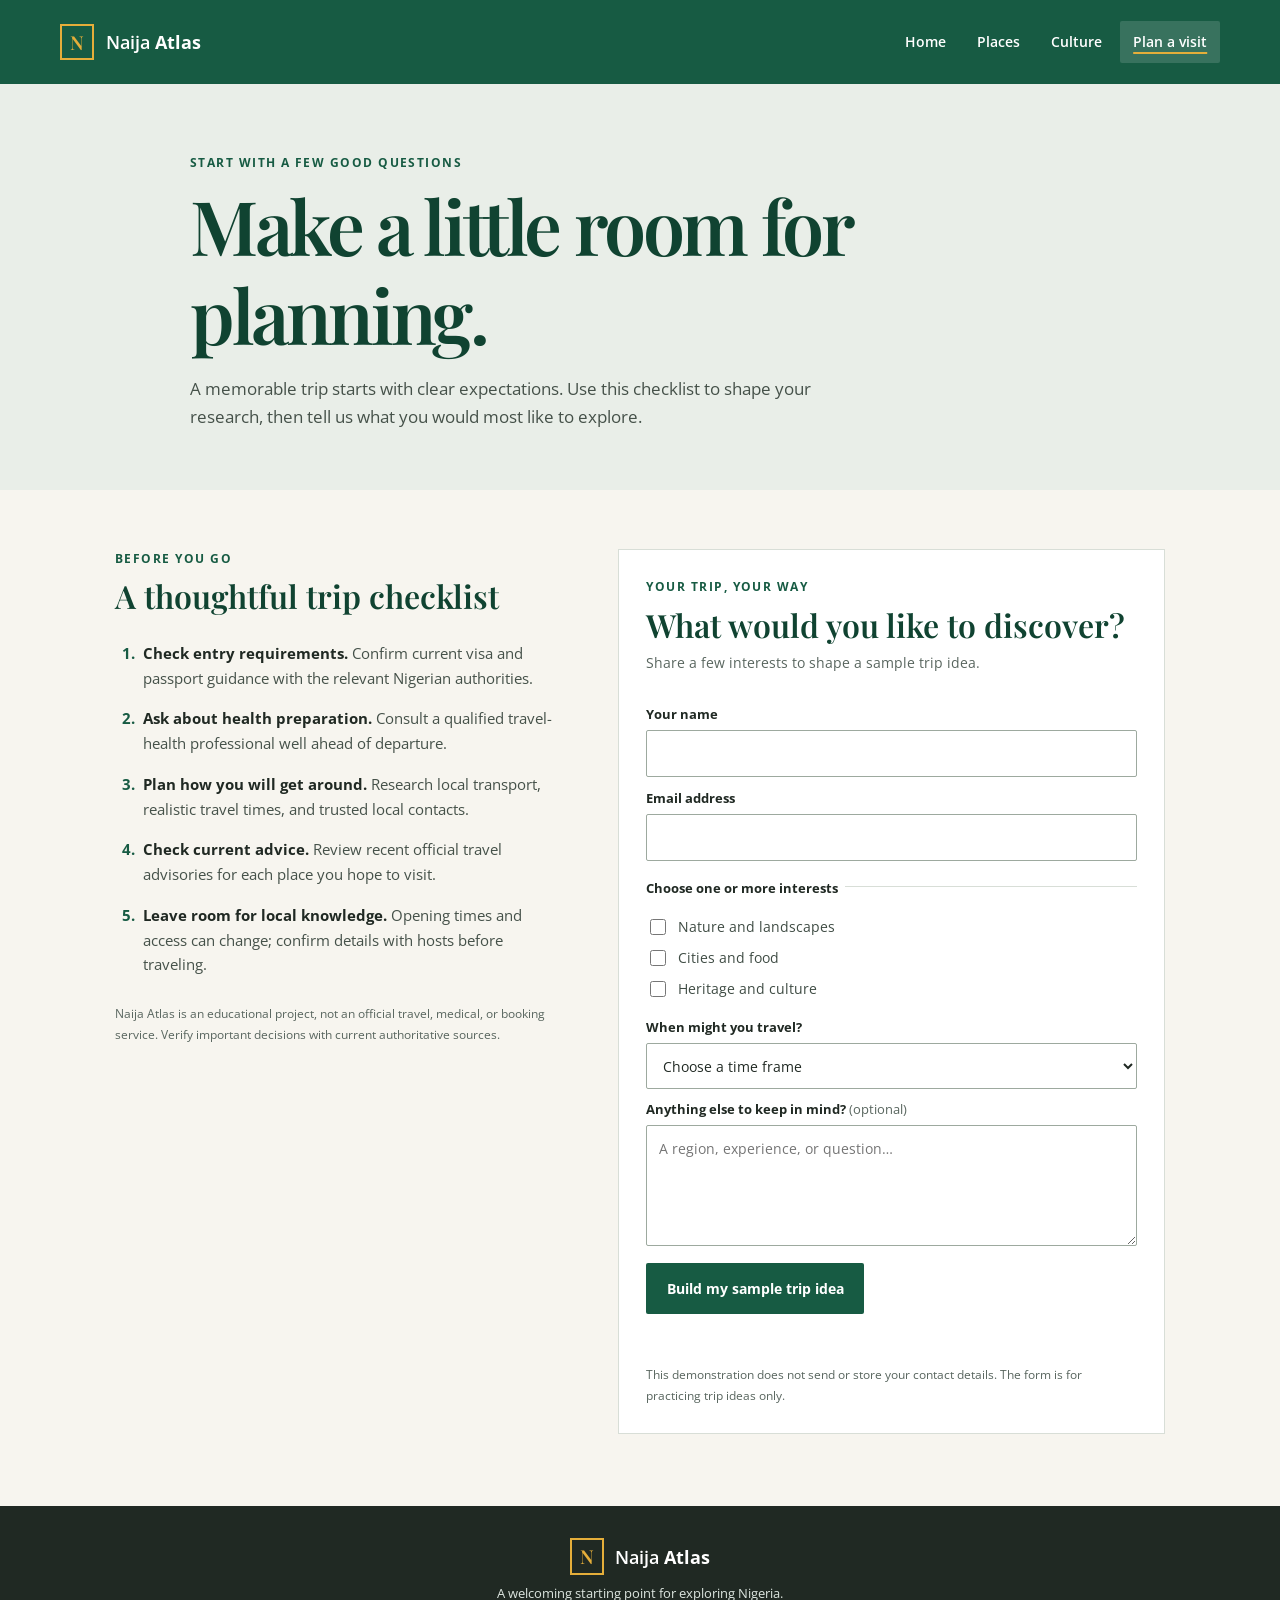
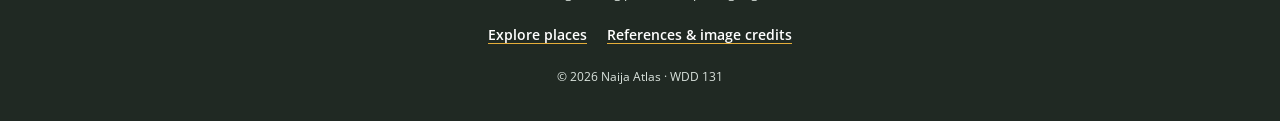
<file: project/visit.html>
<!DOCTYPE html>
<html lang="en">

<head>
    <meta charset="UTF-8">
    <meta name="viewport" content="width=device-width, initial-scale=1.0">
    <meta name="description"
        content="Use the Naija Atlas checklist and trip-interest form to start thinking through a visit to Nigeria.">
    <meta name="author" content="Crux Okolo">
    <meta name="theme-color" content="#175b43">
    <title>Plan a visit | Naija Atlas</title>
    <link rel="preconnect" href="https://fonts.googleapis.com">
    <link rel="preconnect" href="https://fonts.gstatic.com" crossorigin>
    <link
        href="https://fonts.googleapis.com/css2?family=Open+Sans:wght@400;600;700&family=Playfair+Display:wght@600;700&display=swap"
        rel="stylesheet">
    <link rel="stylesheet" href="project.css">
    <script src="project.js" defer></script>
</head>

<body>
    <a class="skip-link" href="#main-content">Skip to main content</a>
    <header class="site-header">
        <a class="brand" href="index.html" aria-label="Naija Atlas home">
            <span class="brand-mark" aria-hidden="true">N</span>
            <span>Naija <strong>Atlas</strong></span>
        </a>
        <nav class="site-nav" aria-label="Main navigation">
            <a href="index.html">Home</a>
            <a href="places.html">Places</a>
            <a href="culture.html">Culture</a>
            <a href="visit.html" aria-current="page">Plan a visit</a>
        </nav>
    </header>

    <main id="main-content">
        <section class="page-intro">
            <p class="eyebrow">Start with a few good questions</p>
            <h1>Make a little room for planning.</h1>
            <p>A memorable trip starts with clear expectations. Use this checklist to shape your research, then tell us
                what you would most like to explore.</p>
        </section>

        <section class="planning-layout">
            <div class="planning-checklist">
                <p class="eyebrow">Before you go</p>
                <h2>A thoughtful trip checklist</h2>
                <ol class="checklist">
                    <li><strong>Check entry requirements.</strong> Confirm current visa and passport guidance with the
                        relevant Nigerian authorities.</li>
                    <li><strong>Ask about health preparation.</strong> Consult a qualified travel-health professional
                        well ahead of departure.</li>
                    <li><strong>Plan how you will get around.</strong> Research local transport, realistic travel times,
                        and trusted local contacts.</li>
                    <li><strong>Check current advice.</strong> Review recent official travel advisories for each place
                        you hope to visit.</li>
                    <li><strong>Leave room for local knowledge.</strong> Opening times and access can change; confirm
                        details with hosts before traveling.</li>
                </ol>
                <p class="small-note">Naija Atlas is an educational project, not an official travel, medical, or
                    booking service. Verify important decisions with current authoritative sources.</p>
            </div>

            <form class="interest-form" id="interest-form">
                <p class="eyebrow">Your trip, your way</p>
                <h2>What would you like to discover?</h2>
                <p class="form-intro">Share a few interests to shape a sample trip idea.</p>
                <label for="visitor-name">Your name</label>
                <input id="visitor-name" name="name" type="text" autocomplete="name" minlength="2" required>

                <label for="visitor-email">Email address</label>
                <input id="visitor-email" name="email" type="email" autocomplete="email" required>

                <fieldset>
                    <legend>Choose one or more interests</legend>
                    <label class="checkbox-label"><input type="checkbox" name="interests" value="nature"> Nature and
                        landscapes</label>
                    <label class="checkbox-label"><input type="checkbox" name="interests" value="cities"> Cities and
                        food</label>
                    <label class="checkbox-label"><input type="checkbox" name="interests" value="heritage"> Heritage
                        and culture</label>
                </fieldset>

                <label for="travel-window">When might you travel?</label>
                <select id="travel-window" name="travelWindow" required>
                    <option value="">Choose a time frame</option>
                    <option value="soon">In the next six months</option>
                    <option value="later">More than six months from now</option>
                    <option value="exploring">Just exploring ideas</option>
                </select>

                <label for="trip-notes">Anything else to keep in mind? <span class="optional">(optional)</span></label>
                <textarea id="trip-notes" name="notes" rows="4" maxlength="300"
                    placeholder="A region, experience, or question…"></textarea>

                <button class="button button-dark" type="submit">Build my sample trip idea</button>
                <p class="form-status" id="form-status" role="status" aria-live="polite"></p>
                <p class="privacy-note">This demonstration does not send or store your contact details. The form is for
                    practicing trip ideas only.</p>
            </form>
        </section>
    </main>

    <footer class="site-footer">
        <a class="brand footer-brand" href="index.html">
            <span class="brand-mark" aria-hidden="true">N</span>
            <span>Naija <strong>Atlas</strong></span>
        </a>
        <p>A welcoming starting point for exploring Nigeria.</p>
        <div class="footer-links">
            <a href="places.html">Explore places</a>
            <a href="references.html">References &amp; image credits</a>
        </div>
        <p class="copyright">© <span data-current-year></span> Naija Atlas · WDD 131</p>
    </footer>
</body>

</html>
</file>
<file: project/project.css>
:root {
    color-scheme: light;
    --forest: #175b43;
    --forest-deep: #104331;
    --gold: #e5ae3a;
    --paper: #f7f5ef;
    --ink: #202923;
    --muted: #59665f;
    --line: #d8ded7;
    --white: #fff;
    --heading: 'Playfair Display', Georgia, serif;
    --body: 'Open Sans', Arial, sans-serif;
    --content-width: 1160px;
}

* {
    box-sizing: border-box;
}

html {
    scroll-behavior: smooth;
}

body {
    min-width: 320px;
    margin: 0;
    background: var(--paper);
    color: var(--ink);
    font-family: var(--body);
    font-size: 1rem;
    line-height: 1.7;
}

img {
    display: block;
    max-width: 100%;
}

a {
    color: inherit;
}

a:focus-visible,
button:focus-visible,
input:focus-visible,
select:focus-visible,
textarea:focus-visible {
    outline: 3px solid #b47900;
    outline-offset: 3px;
}

.skip-link {
    position: absolute;
    z-index: 5;
    top: 0.5rem;
    left: 0.5rem;
    padding: 0.65rem 1rem;
    transform: translateY(-150%);
    background: var(--white);
    color: var(--forest-deep);
    font-weight: 700;
}

.skip-link:focus {
    transform: translateY(0);
}

.site-header {
    display: flex;
    min-height: 5.25rem;
    align-items: center;
    justify-content: space-between;
    gap: 2rem;
    padding: 0.8rem max(1.25rem, calc((100% - var(--content-width)) / 2));
    background: var(--forest);
    color: var(--white);
}

.brand {
    display: inline-flex;
    flex: 0 0 auto;
    align-items: center;
    gap: 0.7rem;
    color: var(--white);
    font-size: 1.15rem;
    font-weight: 600;
    text-decoration: none;
}

.brand strong {
    font-weight: 700;
}

.brand-mark {
    display: grid;
    width: 2.15rem;
    aspect-ratio: 1;
    place-items: center;
    border: 2px solid var(--gold);
    color: var(--gold);
    font-family: var(--heading);
    font-size: 1.2rem;
}

.site-nav {
    display: flex;
    flex-wrap: wrap;
    justify-content: flex-end;
    gap: 0.35rem;
}

.site-nav a,
.footer-links a {
    border-radius: 2px;
    color: inherit;
    font-size: 0.9rem;
    font-weight: 600;
    text-decoration: none;
}

.site-nav a {
    padding: 0.55rem 0.8rem;
}

.site-nav a:hover,
.site-nav a:focus-visible,
.site-nav a[aria-current="page"] {
    background: rgb(255 255 255 / 14%);
    text-decoration: underline;
    text-decoration-color: var(--gold);
    text-decoration-thickness: 2px;
    text-underline-offset: 0.3rem;
}

.hero {
    position: relative;
    display: grid;
    width: min(100% - 2.5rem, var(--content-width));
    min-height: 34rem;
    grid-template-columns: minmax(0, 0.92fr) minmax(0, 1.08fr);
    align-items: center;
    gap: 3rem;
    margin: 0 auto;
    padding: 3.5rem 0 3rem;
}

.hero-copy {
    position: relative;
    z-index: 1;
    padding: 1rem 0;
}

.eyebrow {
    margin: 0 0 0.5rem;
    color: var(--forest);
    font-size: 0.76rem;
    font-weight: 700;
    letter-spacing: 0.12em;
    text-transform: uppercase;
}

h1,
h2,
h3,
blockquote {
    font-family: var(--heading);
    font-weight: 600;
    line-height: 1.18;
}

.hero h1,
.page-intro h1 {
    margin: 0;
    color: var(--forest-deep);
    font-size: clamp(3rem, 6vw, 5.8rem);
    letter-spacing: -0.045em;
}

.hero h1 em {
    color: var(--forest);
    font-weight: 600;
}

.hero-lede {
    max-width: 33rem;
    margin: 1.3rem 0 1.6rem;
    color: #3f4c44;
    font-size: 1.08rem;
}

.button {
    display: inline-flex;
    min-height: 3rem;
    align-items: center;
    justify-content: center;
    padding: 0.7rem 1.15rem;
    border: 2px solid transparent;
    border-radius: 2px;
    cursor: pointer;
    font: inherit;
    font-size: 0.9rem;
    font-weight: 700;
    text-align: center;
    text-decoration: none;
    transition: background-color 160ms ease, color 160ms ease;
}

.button-gold {
    background: var(--gold);
    color: #242718;
}

.button-gold:hover {
    background: #f1c65f;
}

.button-dark {
    background: var(--forest);
    color: var(--white);
}

.button-dark:hover {
    background: var(--forest-deep);
}

.hero-note {
    margin: 1rem 0 0;
    color: var(--muted);
    font-size: 0.82rem;
}

.hero-image {
    position: relative;
    min-width: 0;
    margin: 0;
    padding: 0 0 1.7rem 1.7rem;
}

.hero-image::before {
    position: absolute;
    z-index: -1;
    inset: 1.4rem 1.4rem 0 0;
    border: 1px solid var(--gold);
    content: "";
}

.hero-image img {
    width: 100%;
    height: clamp(18rem, 39vw, 31rem);
    object-fit: cover;
}

.hero-image figcaption,
.culture-photo figcaption {
    margin-top: 0.55rem;
    color: var(--muted);
    font-size: 0.78rem;
}

.hero-stamp {
    position: absolute;
    z-index: 2;
    right: calc(50% - 0.3rem);
    bottom: 2rem;
    display: grid;
    width: 5.5rem;
    aspect-ratio: 1;
    align-content: center;
    justify-items: center;
    border: 5px solid var(--paper);
    border-radius: 50%;
    background: var(--gold);
    color: var(--forest-deep);
    font-family: var(--heading);
    font-size: 1.7rem;
    font-weight: 700;
    line-height: 1;
    text-align: center;
    transform: rotate(-9deg);
}

.hero-stamp small {
    margin-top: 0.18rem;
    font-family: var(--body);
    font-size: 0.58rem;
    letter-spacing: 0.05em;
    text-transform: uppercase;
}

.facts-bar {
    display: grid;
    grid-template-columns: repeat(3, 1fr);
    padding: 1.2rem max(1.25rem, calc((100% - var(--content-width)) / 2));
    background: #e9eee8;
}

.facts-bar div {
    display: flex;
    flex-direction: column;
    align-items: center;
    padding: 0.25rem 0.7rem;
    text-align: center;
}

.facts-bar div + div {
    border-left: 1px solid #c7d1c8;
}

.facts-bar strong {
    color: var(--forest);
    font-family: var(--heading);
    font-size: 1.2rem;
}

.facts-bar span {
    color: var(--muted);
    font-size: 0.76rem;
}

.section-wrap {
    width: min(100% - 2.5rem, var(--content-width));
    margin: 0 auto;
    padding: 4.5rem 0;
}

.section-heading {
    display: flex;
    align-items: end;
    justify-content: space-between;
    gap: 1.5rem;
    margin-bottom: 1.6rem;
}

.section-heading h2,
.culture-callout h2,
.travel-note h2,
.planning-checklist h2,
.interest-form h2,
.culture-feature-copy h2 {
    margin: 0;
    color: var(--forest-deep);
    font-size: clamp(1.8rem, 3.4vw, 2.65rem);
}

.section-aside {
    max-width: 19rem;
    margin: 0 0 0.15rem;
    color: var(--muted);
    font-size: 0.84rem;
}

.text-link {
    display: inline-block;
    color: var(--forest-deep);
    font-size: 0.9rem;
    font-weight: 700;
    text-decoration-color: #a87918;
    text-decoration-thickness: 1px;
    text-underline-offset: 0.25rem;
}

.text-link:hover {
    text-decoration-thickness: 3px;
}

.destination-grid {
    display: grid;
    grid-template-columns: repeat(3, minmax(0, 1fr));
    gap: 1.2rem;
}

.destination-grid-wide {
    grid-template-columns: repeat(2, minmax(0, 1fr));
    gap: 1.5rem;
}

.destination-card {
    min-width: 0;
    overflow: hidden;
    border: 1px solid var(--line);
    background: var(--white);
}

.destination-image-link {
    display: block;
    overflow: hidden;
    background: #d9e5d8;
}

.destination-image-link img {
    width: 100%;
    height: 13.5rem;
    object-fit: cover;
    transition: transform 220ms ease;
}

.destination-image-link:hover img {
    transform: scale(1.035);
}

.destination-card-body {
    padding: 1.15rem 1.2rem 1.2rem;
}

.destination-category {
    margin: 0 0 0.25rem;
    color: var(--forest);
    font-size: 0.7rem;
    font-weight: 700;
    letter-spacing: 0.1em;
    text-transform: uppercase;
}

.destination-card h3 {
    margin: 0;
    color: var(--forest-deep);
    font-size: 1.45rem;
}

.destination-region {
    margin: 0.15rem 0 0.7rem;
    color: var(--muted);
    font-size: 0.78rem;
}

.destination-card-body > p:not(.destination-category, .destination-region) {
    min-height: 4.8rem;
    margin: 0;
    font-size: 0.88rem;
}

.destination-card-actions {
    display: flex;
    align-items: center;
    justify-content: space-between;
    gap: 0.75rem;
    margin-top: 1rem;
    padding-top: 0.85rem;
    border-top: 1px solid #e6e9e5;
}

.save-button,
.remove-button {
    padding: 0.4rem 0.65rem;
    border: 1px solid var(--forest);
    border-radius: 2px;
    background: transparent;
    color: var(--forest-deep);
    cursor: pointer;
    font: inherit;
    font-size: 0.76rem;
    font-weight: 700;
}

.save-button:hover,
.save-button[aria-pressed="true"],
.remove-button:hover {
    background: var(--forest);
    color: var(--white);
}

.photo-credit {
    color: var(--muted);
    font-size: 0.67rem;
    text-align: right;
    text-decoration-thickness: 1px;
    text-underline-offset: 0.15rem;
}

.culture-callout {
    display: grid;
    min-height: 21rem;
    grid-template-columns: minmax(0, 1fr) minmax(18rem, 0.85fr);
    align-items: center;
    gap: 3rem;
    padding: 3rem max(1.25rem, calc((100% - var(--content-width)) / 2));
    background: #e9eee8;
}

.culture-callout-copy {
    max-width: 35rem;
}

.culture-callout h2 {
    max-width: 32rem;
}

.culture-callout-copy > p:not(.eyebrow) {
    max-width: 33rem;
    color: #455149;
}

.culture-callout-copy .text-link {
    margin-top: 0.4rem;
}

.culture-art {
    position: relative;
    min-height: 15rem;
    overflow: hidden;
    background: var(--forest);
}

.culture-art::before,
.culture-art::after {
    position: absolute;
    right: -2rem;
    bottom: -4rem;
    width: 19rem;
    height: 19rem;
    border: 1px solid rgb(255 255 255 / 36%);
    border-radius: 50%;
    content: "";
}

.culture-art::after {
    right: 2rem;
    bottom: -8rem;
    width: 17rem;
    height: 17rem;
}

.art-sun {
    position: absolute;
    top: 2rem;
    right: 4rem;
    width: 6rem;
    aspect-ratio: 1;
    border-radius: 50%;
    background: var(--gold);
}

.art-ring {
    position: absolute;
    top: 3rem;
    left: 2rem;
    width: 6rem;
    height: 9rem;
    border: 1px solid rgb(255 255 255 / 65%);
    border-radius: 50%;
    transform: rotate(35deg);
}

.art-ring-two {
    left: 4rem;
    transform: rotate(-35deg);
}

.art-caption {
    position: absolute;
    bottom: 1.4rem;
    left: 1.5rem;
    color: var(--white);
    font-family: var(--heading);
    font-size: 1.4rem;
    line-height: 1.25;
}

.saved-section {
    padding-top: 3.2rem;
}

.saved-list {
    min-height: 4rem;
}

.saved-items {
    display: grid;
    grid-template-columns: repeat(2, minmax(0, 1fr));
    gap: 0.65rem 1rem;
    margin: 0;
    padding: 0;
    list-style: none;
}

.saved-items li {
    display: flex;
    align-items: center;
    justify-content: space-between;
    gap: 1rem;
    padding: 0.75rem 0.9rem;
    border: 1px solid var(--line);
    background: var(--white);
}

.saved-items li span {
    display: flex;
    flex-direction: column;
}

.saved-items small,
.section-aside,
.empty-state {
    color: var(--muted);
}

.empty-state {
    margin: 0;
    padding: 1rem;
    border: 1px dashed #bac7bc;
    background: rgb(255 255 255 / 50%);
    font-size: 0.9rem;
}

.form-status {
    min-height: 1.5rem;
    margin: 0.7rem 0 0;
    color: var(--forest-deep);
    font-size: 0.86rem;
    font-weight: 600;
}

.page-intro {
    padding: 4.3rem max(1.25rem, calc((100% - 900px) / 2)) 3.6rem;
    background: #e9eee8;
}

.page-intro h1 {
    max-width: 850px;
    font-size: clamp(2.7rem, 6vw, 4.7rem);
}

.page-intro > p:last-child {
    max-width: 690px;
    margin: 1rem 0 0;
    color: #455149;
    font-size: 1.05rem;
}

.places-section {
    padding-top: 3.2rem;
}

.travel-note {
    display: grid;
    width: min(100% - 2.5rem, 900px);
    grid-template-columns: auto 1fr;
    gap: 1.2rem;
    margin: 0 auto 4.5rem;
    padding: 1.6rem;
    border-left: 4px solid var(--gold);
    background: var(--white);
}

.note-icon {
    display: grid;
    width: 2rem;
    aspect-ratio: 1;
    place-items: center;
    border-radius: 50%;
    background: var(--forest);
    color: var(--white);
    font-family: var(--heading);
    font-size: 1.1rem;
}

.travel-note h2 {
    font-size: 1.55rem;
}

.travel-note p {
    margin: 0.45rem 0 0.7rem;
    color: var(--muted);
    font-size: 0.9rem;
}

.culture-intro {
    background: var(--forest);
    color: var(--white);
}

.culture-intro .eyebrow {
    color: var(--gold);
}

.culture-intro h1 {
    color: var(--white);
}

.culture-intro > p:last-child {
    color: #e2ebe5;
}

.culture-feature {
    display: grid;
    width: min(100% - 2.5rem, var(--content-width));
    grid-template-columns: minmax(0, 1fr) minmax(0, 0.9fr);
    align-items: center;
    gap: 3rem;
    margin: 0 auto;
    padding: 4rem 0 3.5rem;
}

.culture-photo {
    min-width: 0;
    margin: 0;
}

.culture-photo img {
    width: 100%;
    height: clamp(18rem, 38vw, 29rem);
    object-fit: cover;
}

.culture-feature-copy > p:not(.eyebrow) {
    color: #455149;
    font-size: 0.92rem;
}

.culture-grid-section {
    padding-top: 2rem;
}

.culture-grid {
    display: grid;
    grid-template-columns: repeat(3, minmax(0, 1fr));
    gap: 1.1rem;
}

.culture-card {
    position: relative;
    min-height: 17rem;
    padding: 1.6rem 1.4rem 1.2rem;
    border-top: 3px solid var(--gold);
    background: var(--white);
}

.culture-number {
    color: #9a762f;
    font-family: var(--heading);
    font-size: 0.95rem;
}

.culture-card h3 {
    margin: 0.45rem 0 0.55rem;
    color: var(--forest-deep);
    font-size: 1.55rem;
}

.culture-card p:not(.culture-tag) {
    margin: 0;
    color: #455149;
    font-size: 0.88rem;
}

.culture-tag {
    margin: 1rem 0 0;
    color: var(--forest);
    font-size: 0.72rem;
    font-weight: 700;
    letter-spacing: 0.08em;
    text-transform: uppercase;
}

.culture-quote {
    padding: 3rem 1.25rem 4rem;
    background: #e9eee8;
    text-align: center;
}

.culture-quote blockquote {
    max-width: 720px;
    margin: 0 auto 1.5rem;
    color: var(--forest-deep);
    font-size: clamp(1.6rem, 3vw, 2.6rem);
}

.planning-layout {
    display: grid;
    width: min(100% - 2.5rem, 1050px);
    grid-template-columns: minmax(0, 0.9fr) minmax(0, 1.1fr);
    align-items: start;
    gap: 3.5rem;
    margin: 0 auto;
    padding: 3.7rem 0 4.5rem;
}

.planning-checklist h2,
.interest-form h2 {
    font-size: 2rem;
}

.checklist {
    display: grid;
    gap: 1rem;
    margin: 1.6rem 0;
    padding-left: 1.5rem;
}

.checklist li {
    padding-left: 0.25rem;
    color: #455149;
    font-size: 0.91rem;
}

.checklist li::marker {
    color: var(--forest);
    font-weight: 700;
}

.checklist strong {
    color: var(--ink);
}

.small-note,
.privacy-note {
    color: var(--muted);
    font-size: 0.78rem;
}

.interest-form {
    display: grid;
    padding: 1.7rem;
    border: 1px solid var(--line);
    background: var(--white);
}

.interest-form .eyebrow,
.interest-form h2,
.form-intro {
    grid-column: 1 / -1;
}

.form-intro {
    margin: 0.45rem 0 1.2rem;
    color: var(--muted);
    font-size: 0.88rem;
}

.interest-form > label,
.interest-form legend {
    margin: 0.6rem 0 0.25rem;
    color: var(--ink);
    font-size: 0.84rem;
    font-weight: 700;
}

.interest-form input[type="text"],
.interest-form input[type="email"],
.interest-form select,
.interest-form textarea {
    width: 100%;
    min-height: 2.85rem;
    padding: 0.65rem 0.7rem;
    border: 1px solid #9da99f;
    border-radius: 2px;
    background: #fff;
    color: var(--ink);
    font: inherit;
    font-size: 0.9rem;
}

.interest-form textarea {
    resize: vertical;
}

.interest-form fieldset {
    display: grid;
    gap: 0.45rem;
    margin: 0.7rem 0 0.2rem;
    padding: 0.7rem 0 0.2rem;
    border: 0;
    border-top: 1px solid var(--line);
}

.interest-form legend {
    padding: 0.3rem 0.4rem 0 0;
}

.checkbox-label {
    display: flex;
    align-items: center;
    gap: 0.55rem;
    color: #3f4c44;
    font-size: 0.87rem;
}

.checkbox-label input {
    width: 1rem;
    height: 1rem;
    accent-color: var(--forest);
}

.optional {
    color: var(--muted);
    font-weight: 400;
}

.interest-form button {
    justify-self: start;
    margin-top: 1.1rem;
}

.privacy-note {
    margin: 0.9rem 0 0;
}

.references-page {
    width: min(100% - 2.5rem, 900px);
    min-height: 65vh;
    margin: 0 auto;
    padding: 3.5rem 0 4rem;
}

.references-page h1 {
    margin: 0 0 1rem;
    color: var(--forest-deep);
    font-size: clamp(2.5rem, 5vw, 4rem);
}

.references-page h2 {
    margin: 2.1rem 0 0.7rem;
    color: var(--forest);
    font-size: 1.6rem;
}

.references-page li {
    margin-bottom: 0.7rem;
}

.references-page a {
    color: var(--forest-deep);
}

.references-page > p:last-child {
    margin-top: 2.2rem;
}

.site-footer {
    display: flex;
    min-height: 13rem;
    flex-direction: column;
    align-items: center;
    justify-content: center;
    padding: 2rem 1.25rem;
    background: var(--ink);
    color: var(--white);
    text-align: center;
}

.footer-brand {
    margin-bottom: 0.2rem;
}

.site-footer > p {
    margin: 0.2rem 0;
    color: #dce5df;
    font-size: 0.82rem;
}

.footer-links {
    display: flex;
    flex-wrap: wrap;
    justify-content: center;
    gap: 1.25rem;
    margin: 1rem 0;
}

.footer-links a {
    text-decoration: underline;
    text-decoration-color: var(--gold);
    text-underline-offset: 0.2rem;
}

.copyright {
    font-size: 0.72rem !important;
}

@media (max-width: 800px) {
    .site-header {
        align-items: flex-start;
        flex-direction: column;
        gap: 0.65rem;
        padding: 0.9rem 1.25rem;
    }

    .site-nav {
        justify-content: flex-start;
        margin-left: -0.55rem;
    }

    .hero {
        min-height: 0;
        grid-template-columns: 1fr;
        gap: 1.6rem;
        padding: 3rem 0 2.5rem;
    }

    .hero-copy {
        max-width: 40rem;
    }

    .hero-image {
        width: min(100%, 40rem);
        justify-self: center;
    }

    .hero-image img {
        height: clamp(17rem, 56vw, 27rem);
    }

    .hero-stamp {
        right: 1.8rem;
        bottom: 1.6rem;
    }

    .destination-grid,
    .culture-grid {
        grid-template-columns: repeat(2, minmax(0, 1fr));
    }

    .destination-grid > :last-child:nth-child(odd) {
        grid-column: 1 / -1;
    }

    .culture-callout {
        grid-template-columns: 1fr 0.8fr;
        gap: 1.5rem;
    }

    .culture-feature {
        gap: 2rem;
    }

    .planning-layout {
        grid-template-columns: 1fr 1fr;
        gap: 1.8rem;
    }
}

@media (max-width: 560px) {
    .site-nav {
        width: 100%;
        justify-content: space-between;
        gap: 0;
    }

    .site-nav a {
        padding: 0.45rem 0.35rem;
        font-size: 0.8rem;
    }

    .hero {
        width: min(100% - 2rem, var(--content-width));
    }

    .hero h1 {
        font-size: clamp(2.8rem, 14vw, 4rem);
    }

    .hero-lede {
        font-size: 0.98rem;
    }

    .hero-image {
        padding: 0 0 1.3rem 1rem;
    }

    .hero-image::before {
        inset: 0.9rem 0.9rem 0 0;
    }

    .hero-image img {
        height: 15rem;
    }

    .hero-stamp {
        right: 0.6rem;
        bottom: 1.2rem;
        width: 4.6rem;
        font-size: 1.4rem;
    }

    .facts-bar {
        padding: 0.9rem 0.5rem;
    }

    .facts-bar div {
        padding: 0.15rem 0.3rem;
    }

    .facts-bar strong {
        font-size: 0.95rem;
    }

    .facts-bar span {
        font-size: 0.66rem;
    }

    .section-wrap,
    .culture-feature,
    .planning-layout,
    .references-page {
        width: min(100% - 2rem, var(--content-width));
    }

    .section-wrap {
        padding: 3.2rem 0;
    }

    .section-heading {
        align-items: flex-start;
        flex-direction: column;
        gap: 0.6rem;
    }

    .destination-grid,
    .destination-grid-wide,
    .culture-grid,
    .saved-items {
        grid-template-columns: 1fr;
    }

    .destination-grid > :last-child:nth-child(odd) {
        grid-column: auto;
    }

    .destination-image-link img {
        height: 13rem;
    }

    .destination-card-body > p:not(.destination-category, .destination-region) {
        min-height: 0;
    }

    .culture-callout {
        grid-template-columns: 1fr;
        gap: 1.5rem;
        padding: 2.6rem 1rem;
    }

    .culture-art {
        min-height: 12rem;
    }

    .page-intro {
        padding: 3rem 1rem 2.5rem;
    }

    .page-intro h1 {
        font-size: clamp(2.5rem, 12vw, 3.7rem);
    }

    .travel-note {
        width: min(100% - 2rem, 900px);
        grid-template-columns: 1fr;
        gap: 0.8rem;
        margin-bottom: 3rem;
        padding: 1.2rem;
    }

    .culture-feature {
        grid-template-columns: 1fr;
        gap: 1.5rem;
        padding: 2.5rem 0;
    }

    .culture-photo img {
        height: 16rem;
    }

    .culture-grid-section {
        padding-top: 1rem;
    }

    .culture-card {
        min-height: 0;
    }

    .planning-layout {
        grid-template-columns: 1fr;
        gap: 2rem;
        padding: 2.5rem 0 3rem;
    }

    .interest-form {
        padding: 1.2rem;
    }

    .references-page {
        padding-top: 2.5rem;
    }
}

@media (prefers-reduced-motion: reduce) {
    *,
    *::before,
    *::after {
        scroll-behavior: auto !important;
        transition-duration: 0.01ms !important;
    }
}
</file>
<file: styles/form.css>
:root {
    color-scheme: light;
    --ink: #193b35;
    --muted: #536b64;
    --green: #176b57;
    --green-dark: #0f5142;
    --mint: #e6f1eb;
    --gold: #c77624;
    --line: #bacdc3;
    --paper: #fffefa;
    --canvas: #f2f5ef;
}

* {
    box-sizing: border-box;
}

body {
    min-height: 100vh;
    margin: 0;
    display: flex;
    flex-direction: column;
    color: var(--ink);
    background: repeating-linear-gradient(135deg, rgba(23, 107, 87, 0.025) 0 1px, transparent 1px 12px), var(--canvas);
    font-family: 'DM Sans', sans-serif;
    line-height: 1.55;
}

.site-header {
    padding: 2rem 1rem 1.75rem;
    color: var(--paper);
    text-align: center;
    background: var(--green-dark);
    border-bottom: 5px solid var(--gold);
}

.course-label,
.header-note {
    margin: 0;
}

.course-label {
    color: #d4e8db;
    font-size: 0.8rem;
    font-weight: 700;
    text-transform: uppercase;
}

.course-label span {
    padding: 0 0.35rem;
    color: #f2c277;
}

h1,
h2 {
    font-family: 'Source Serif 4', Georgia, serif;
}

.site-header h1 {
    margin: 0.25rem 0;
    font-size: 2.35rem;
    line-height: 1.2;
}

.header-note {
    color: #e4eee8;
}

main {
    width: min(100% - 2rem, 680px);
    margin: 2rem auto;
    flex: 1;
}

.review-form,
.confirmation {
    padding: clamp(1.25rem, 4vw, 2.25rem);
    background: var(--paper);
    border: 1px solid #d6e0d9;
    border-top: 4px solid var(--green);
    box-shadow: 0 12px 32px rgba(25, 59, 53, 0.09);
}

.form-field,
fieldset {
    margin: 0 0 1.35rem;
}

.form-field>label,
legend {
    display: block;
    margin-bottom: 0.45rem;
    color: var(--ink);
    font-size: 1rem;
    font-weight: 700;
}

.required-note,
.optional-note {
    margin-left: 0.35rem;
    color: var(--muted);
    font-size: 0.76rem;
    font-weight: 500;
}

select,
input[type='date'],
input[type='text'],
textarea {
    width: 100%;
    min-height: 48px;
    padding: 0.7rem 0.8rem;
    color: var(--ink);
    background: #fff;
    border: 1px solid #849c90;
    border-radius: 3px;
    font: inherit;
}

textarea {
    min-height: 132px;
    resize: vertical;
}

select:focus,
input:focus,
textarea:focus,
a:focus-visible {
    outline: 3px solid #e8ad5d;
    outline-offset: 2px;
}

fieldset {
    min-width: 0;
    padding: 0;
    border: 0;
}

.rating-options {
    display: grid;
    grid-template-columns: repeat(5, minmax(0, 1fr));
    gap: 0.4rem;
}

.rating-option {
    min-width: 0;
    text-align: center;
}

.rating-option input {
    position: absolute;
    width: 1px;
    height: 1px;
    opacity: 0;
}

.rating-option label {
    display: flex;
    min-height: 72px;
    flex-direction: column;
    align-items: center;
    justify-content: center;
    gap: 0.15rem;
    padding: 0.35rem 0.15rem;
    color: #7b4c16;
    background: #fbf3e5;
    border: 1px solid #e6d4b7;
    border-radius: 3px;
    cursor: pointer;
}

.rating-option label>span:first-child {
    font-size: 1.15rem;
    line-height: 1.2;
    white-space: nowrap;
}

.rating-caption {
    color: var(--muted);
    font-size: 0.69rem;
}

.rating-option input:checked+label {
    color: #55320c;
    background: #f5d79f;
    border-color: var(--gold);
}

.rating-option input:focus-visible+label {
    outline: 3px solid var(--green);
    outline-offset: 2px;
}

.checkbox-options {
    display: grid;
    grid-template-columns: repeat(2, minmax(0, 1fr));
    gap: 0.55rem 1rem;
    padding: 0.85rem;
    background: var(--mint);
    border: 1px solid #c9ddd1;
    border-radius: 3px;
}

.check-option {
    display: flex;
    min-height: 32px;
    align-items: center;
    gap: 0.55rem;
    cursor: pointer;
}

input[type='checkbox'],
input[type='radio'] {
    accent-color: var(--green);
}

input[type='checkbox'] {
    width: 18px;
    height: 18px;
    flex: 0 0 auto;
}

.submit-button {
    width: 100%;
    min-height: 52px;
    padding: 0.8rem 1rem;
    color: #fff;
    background: var(--green);
    border: 0;
    border-radius: 3px;
    font: inherit;
    font-size: 1.05rem;
    font-weight: 700;
    cursor: pointer;
}

.submit-button:hover {
    background: var(--green-dark);
}

.confirmation-kicker {
    margin: 0;
    color: var(--green);
    font-size: 0.8rem;
    font-weight: 700;
    letter-spacing: 0.08em;
    text-transform: uppercase;
}

.confirmation h2 {
    margin: 0.2rem 0 0.8rem;
    font-size: 1.8rem;
}

.review-count {
    padding: 0.8rem 1rem;
    background: var(--mint);
    border-left: 3px solid var(--green);
}

.review-count strong {
    color: var(--green-dark);
    font-size: 1.15rem;
}

.review-details {
    margin: 1.2rem 0;
}

.review-details div {
    display: grid;
    grid-template-columns: minmax(120px, 0.8fr) 1.5fr;
    gap: 1rem;
    padding: 0.7rem 0;
    border-bottom: 1px solid #dce5de;
}

.review-details dt {
    color: var(--muted);
    font-weight: 600;
}

.review-details dd {
    margin: 0;
    overflow-wrap: anywhere;
    white-space: pre-wrap;
}

.back-link {
    display: inline-block;
    padding: 0.7rem 1rem;
    color: #fff;
    background: var(--green);
    border-radius: 3px;
    font-weight: 700;
    text-decoration: none;
}

footer {
    padding: 1.2rem 1rem;
    color: #e8f0eb;
    background: var(--ink);
    text-align: center;
    font-size: 0.88rem;
}

footer p {
    margin: 0.2rem;
}

@media (max-width: 460px) {
    main {
        width: min(100% - 1.25rem, 680px);
        margin: 1.1rem auto;
    }

    .rating-options {
        gap: 0.25rem;
    }

    .rating-option label {
        min-height: 68px;
    }

    .rating-option label>span:first-child {
        font-size: 0.95rem;
    }

    .rating-caption {
        font-size: 0.62rem;
    }

    .checkbox-options {
        grid-template-columns: 1fr;
    }

    .review-details div {
        grid-template-columns: 1fr;
        gap: 0.15rem;
    }
}
</file>
<file: styles/temples.css>
:root {
    --bg: #f4efe8;
    --surface: #ffffff;
    --header: #254d72;
    --header-dark: #1d3d5c;
    --accent: #d77f2a;
    --accent-soft: #f0c88a;
    --text: #1b2430;
    --muted: #586c7b;
    --border: #d8dfe7;
    --shadow: rgba(37, 77, 114, 0.15);
}

* {
    box-sizing: border-box;
}

html {
    scroll-behavior: smooth;
}

body {
    margin: 0;
    font-family: 'Open Sans', Arial, sans-serif;
    background: linear-gradient(180deg, #f8f4ef 0%, #edf3f7 100%);
    color: var(--text);
    line-height: 1.6;
}

img {
    max-width: 100%;
    display: block;
}

a {
    color: inherit;
}

.site-header {
    background: linear-gradient(135deg, var(--header) 0%, var(--header-dark) 100%);
    color: #fff;
    box-shadow: 0 10px 25px var(--shadow);
}

.header-inner {
    max-width: 1100px;
    margin: 0 auto;
    padding: 1.25rem 1rem;
}

.brand-block {
    text-align: center;
}

.eyebrow {
    margin: 0;
    font-size: 0.85rem;
    letter-spacing: 0.16em;
    text-transform: uppercase;
    opacity: 0.8;
}

.brand-block h2 {
    margin: 0.25rem 0 0;
    font-family: 'Merriweather', Georgia, serif;
    font-size: clamp(1.8rem, 4vw, 2.6rem);
}

.site-nav {
    margin-top: 1rem;
}

.nav-toggle {
    display: inline-flex;
    align-items: center;
    justify-content: center;
    width: 48px;
    height: 48px;
    border: 1px solid rgba(255, 255, 255, 0.5);
    border-radius: 50%;
    background: rgba(17, 39, 58, 0.45);
    color: #fff;
    font-size: 1.4rem;
    cursor: pointer;
}

.nav-links {
    display: none;
    flex-direction: column;
    gap: 0.5rem;
    margin-top: 0.85rem;
}

.nav-links.open {
    display: flex;
}

.nav-links a {
    display: block;
    padding: 0.75rem 1rem;
    border-radius: 0.6rem;
    background: rgba(17, 39, 58, 0.45);
    color: #fff;
    text-decoration: none;
    text-align: center;
    font-weight: 600;
    transition: background-color 0.2s ease, transform 0.2s ease;
}

.nav-links a:hover,
.nav-links a:focus {
    background: var(--header-dark);
    transform: translateY(-1px);
}

main {
    max-width: 1100px;
    margin: 0 auto;
    padding: 1.5rem 1rem 2.5rem;
}

h1 {
    margin: 0 0 1.25rem;
    text-align: center;
    font-family: 'Merriweather', Georgia, serif;
    color: var(--header-dark);
    font-size: clamp(2rem, 5vw, 3rem);
}

.gallery {
    display: grid;
    grid-template-columns: 1fr;
    gap: 1rem;
}

figure {
    margin: 0;
    background: var(--surface);
    border: 1px solid var(--border);
    border-radius: 1rem;
    box-shadow: 0 14px 30px rgba(13, 35, 56, 0.08);
    overflow: hidden;
    transition: transform 0.2s ease, box-shadow 0.2s ease;
}

figure:hover {
    transform: translateY(-4px);
    box-shadow: 0 18px 30px rgba(13, 35, 56, 0.12);
}

figure img {
    width: 100%;
    height: 240px;
    object-fit: cover;
}

figcaption {
    padding: 0.85rem 1rem 1rem;
    font-weight: 700;
    text-align: center;
    color: var(--header-dark);
}

footer {
    background: #e8eef4;
    border-top: 1px solid var(--border);
    text-align: center;
    padding: 1.5rem 1rem;
    color: var(--text);
}

footer p {
    margin: 0.3rem 0;
}
</file>
<file: styles/temples-large.css>
@media (min-width: 700px) {
    .header-inner {
        display: flex;
        align-items: center;
        justify-content: space-between;
        gap: 1rem;
        padding-top: 1rem;
        padding-bottom: 1rem;
    }

    .brand-block {
        text-align: left;
    }

    .site-nav {
        margin-top: 0;
        display: flex;
        align-items: center;
    }

    .nav-toggle {
        display: none;
    }

    .nav-links {
        display: flex;
        flex-direction: row;
        align-items: center;
        margin-top: 0;
    }

    .nav-links a {
        min-width: 0;
        background: rgba(17, 39, 58, 0.45);
    }

    .gallery {
        grid-template-columns: repeat(2, minmax(0, 1fr));
    }
}

@media (min-width: 1000px) {
    .gallery {
        grid-template-columns: repeat(3, minmax(0, 1fr));
    }

    figure img {
        height: 260px;
    }
}
</file>
<file: project/siteplan.css>
:root {
    --forest: #175b43;
    --gold: #e5ae3a;
    --paper: #f7f5ef;
    --ink: #202923;
    --muted: #59665f;
    --line: #d8ded7;
    --white: #fff;
    --heading: 'Playfair Display', Georgia, serif;
    --body: 'Open Sans', sans-serif;
}

* {
    box-sizing: border-box;
}

body {
    margin: 0;
    background: var(--paper);
    color: var(--ink);
    font-family: var(--body);
    font-size: 1rem;
    line-height: 1.7;
}

.site-header {
    display: flex;
    align-items: center;
    justify-content: space-between;
    gap: 1rem;
    padding: 1rem max(1.25rem, calc((100% - 1100px) / 2));
    background: var(--forest);
    color: var(--white);
}

.brand,
.wordmark {
    display: inline-flex;
    align-items: center;
    gap: 0.7rem;
    font-size: 1.15rem;
    font-weight: 600;
}

.brand strong,
.wordmark strong {
    font-weight: 700;
}

.brand-mark,
.wordmark-mark {
    display: grid;
    width: 2rem;
    aspect-ratio: 1;
    place-items: center;
    border: 2px solid var(--gold);
    color: var(--gold);
    font-family: var(--heading);
    font-size: 1.2rem;
}

.document-label {
    margin: 0;
    color: #e4eee8;
    font-size: 0.85rem;
}

.intro {
    padding: 4.25rem max(1.25rem, calc((100% - 900px) / 2)) 3.5rem;
    background: var(--forest);
    color: var(--white);
}

.eyebrow,
.section-number,
.sample-label {
    margin: 0 0 0.55rem;
    color: var(--forest);
    font-size: 0.76rem;
    font-weight: 700;
    letter-spacing: 0.08em;
    text-transform: uppercase;
}

.intro .eyebrow {
    color: var(--gold);
}

h1,
h2,
h3,
.sample-display {
    font-family: var(--heading);
    font-weight: 600;
    line-height: 1.2;
}

h1 {
    max-width: 780px;
    margin: 0;
    font-size: clamp(2.3rem, 5vw, 4rem);
}

.intro-copy {
    max-width: 650px;
    margin: 1rem 0 0;
    color: #e4eee8;
}

.plan-content {
    width: min(100% - 2.5rem, 900px);
    margin: 0 auto;
}

.plan-section {
    padding: 2.8rem 0;
    border-bottom: 1px solid var(--line);
}

.plan-section h2 {
    margin: 0 0 1rem;
    color: var(--forest);
    font-size: 1.8rem;
}

.plan-section>p:not(.section-number) {
    max-width: 740px;
    margin-top: 0;
}

.identity-row {
    display: grid;
    grid-template-columns: minmax(190px, 0.75fr) 1.5fr;
    align-items: center;
    gap: 2rem;
}

.wordmark {
    width: fit-content;
    padding: 0.75rem 1rem;
    background: var(--forest);
    color: var(--white);
}

.wordmark-mark {
    width: 2.2rem;
}

.identity-row p {
    margin: 0;
}

.page-list {
    display: grid;
    gap: 0.55rem;
    padding-left: 1.25rem;
}

.page-list li::marker {
    color: var(--forest);
}

.scenario-list {
    display: grid;
    grid-template-columns: repeat(3, 1fr);
    gap: 1rem;
    margin-top: 1.5rem;
}

blockquote {
    margin: 0;
    padding: 1rem 1.1rem;
    border-left: 4px solid var(--gold);
    background: var(--white);
    font-family: var(--heading);
    font-size: 1.08rem;
    line-height: 1.5;
}

.swatches {
    display: grid;
    grid-template-columns: repeat(4, minmax(0, 1fr));
    gap: 1rem;
    margin-top: 1.5rem;
}

.swatch-item {
    display: flex;
    min-width: 0;
    flex-direction: column;
    align-items: flex-start;
    gap: 0.2rem;
    font-size: 0.84rem;
}

.swatch {
    width: 100%;
    height: 4.5rem;
    margin-bottom: 0.45rem;
    border: 1px solid rgb(32 41 35 / 15%);
}

.swatch-green {
    background: var(--forest);
}

.swatch-gold {
    background: var(--gold);
}

.swatch-paper {
    background: var(--paper);
}

.swatch-ink {
    background: var(--ink);
}

.swatch-item code {
    color: var(--muted);
    font-size: 0.78rem;
}

.swatch-item>span:last-child {
    color: var(--muted);
}

.type-samples {
    display: grid;
    grid-template-columns: 1fr 1fr;
    gap: 1rem;
}

.type-sample {
    min-height: 150px;
    padding: 1.25rem;
    border-top: 3px solid var(--gold);
    background: var(--white);
}

.sample-label {
    color: var(--muted);
    letter-spacing: 0;
    text-transform: none;
}

.sample-display {
    margin: 1rem 0 0;
    color: var(--forest);
    font-size: 1.8rem;
}

.body-sample>p:last-child {
    margin-bottom: 0;
}

.wireframes {
    display: grid;
    grid-template-columns: minmax(230px, 0.7fr) minmax(0, 1.7fr);
    align-items: start;
    gap: 2rem;
    margin-top: 1.5rem;
}

.wireframe-figure {
    min-width: 0;
    margin: 0;
}

.wireframe-figure figcaption {
    margin-bottom: 0.65rem;
    color: var(--forest);
    font-weight: 700;
}

.wireframe {
    display: grid;
    gap: 0.45rem;
    padding: 0.65rem;
    border: 1px solid #b8c3ba;
    background: var(--white);
    color: var(--ink);
    font-size: 0.58rem;
    font-weight: 700;
    line-height: 1.3;
}

.wf-header,
.wf-footer,
.wf-section-title,
.wf-culture,
.wf-tile,
.wf-image,
.wf-copy {
    display: flex;
    align-items: center;
    justify-content: center;
    padding: 0.65rem;
    border: 1px solid #aab7ad;
    text-align: center;
}

.wf-header {
    justify-content: space-between;
    min-height: 2.3rem;
    background: #e9eee9;
    color: var(--forest);
}

.wf-menu {
    color: var(--muted);
}

.wf-hero {
    display: grid;
    gap: 0.45rem;
}

.wf-image {
    min-height: 7rem;
    background: #dce7dd;
    color: var(--forest);
}

.wf-copy {
    min-height: 8.5rem;
    flex-direction: column;
    align-items: flex-start;
    text-align: left;
}

.wf-copy b {
    font-family: var(--heading);
    font-size: 1rem;
}

.wf-copy i {
    color: var(--muted);
    font-style: normal;
    font-weight: 400;
}

.wf-button {
    margin-top: 0.35rem;
    padding: 0.35rem 0.5rem;
    background: var(--forest);
    color: var(--white);
}

.wf-section-title {
    min-height: 1.9rem;
    background: #f2efe4;
    color: var(--forest);
}

.wf-tile {
    min-height: 3rem;
    background: #f5f7f4;
}

.wf-culture {
    min-height: 4rem;
    background: #fbf3df;
}

.wf-footer {
    min-height: 2rem;
    background: var(--forest);
    color: var(--white);
}

.desktop-wireframe {
    gap: 0.55rem;
}

.wf-hero-wide {
    grid-template-columns: 0.9fr 1.1fr;
    align-items: stretch;
    min-height: 10rem;
}

.wf-hero-wide .wf-image {
    min-height: 0;
}

.wf-tiles-row {
    display: grid;
    grid-template-columns: repeat(3, 1fr);
    gap: 0.45rem;
}

.wf-tiles-row .wf-tile {
    min-height: 4rem;
}

.page-footer {
    padding: 1.5rem 1.25rem;
    background: var(--ink);
    color: var(--white);
    text-align: center;
}

.page-footer p {
    margin: 0;
    font-size: 0.85rem;
}

@media (max-width: 680px) {
    .site-header {
        align-items: flex-start;
        flex-direction: column;
        padding: 1rem 1.25rem;
    }

    .intro {
        padding: 3rem 1.25rem;
    }

    .identity-row,
    .scenario-list,
    .swatches,
    .type-samples,
    .wireframes {
        grid-template-columns: 1fr;
    }

    .identity-row {
        gap: 1rem;
    }

    .scenario-list {
        gap: 0.65rem;
    }

    .swatches {
        grid-template-columns: repeat(2, minmax(0, 1fr));
    }

    .wireframes {
        gap: 1.5rem;
    }

    .mobile-wireframe {
        width: min(100%, 330px);
        margin-inline: auto;
    }

    .desktop-wireframe {
        font-size: 0.55rem;
    }
}
</file>
